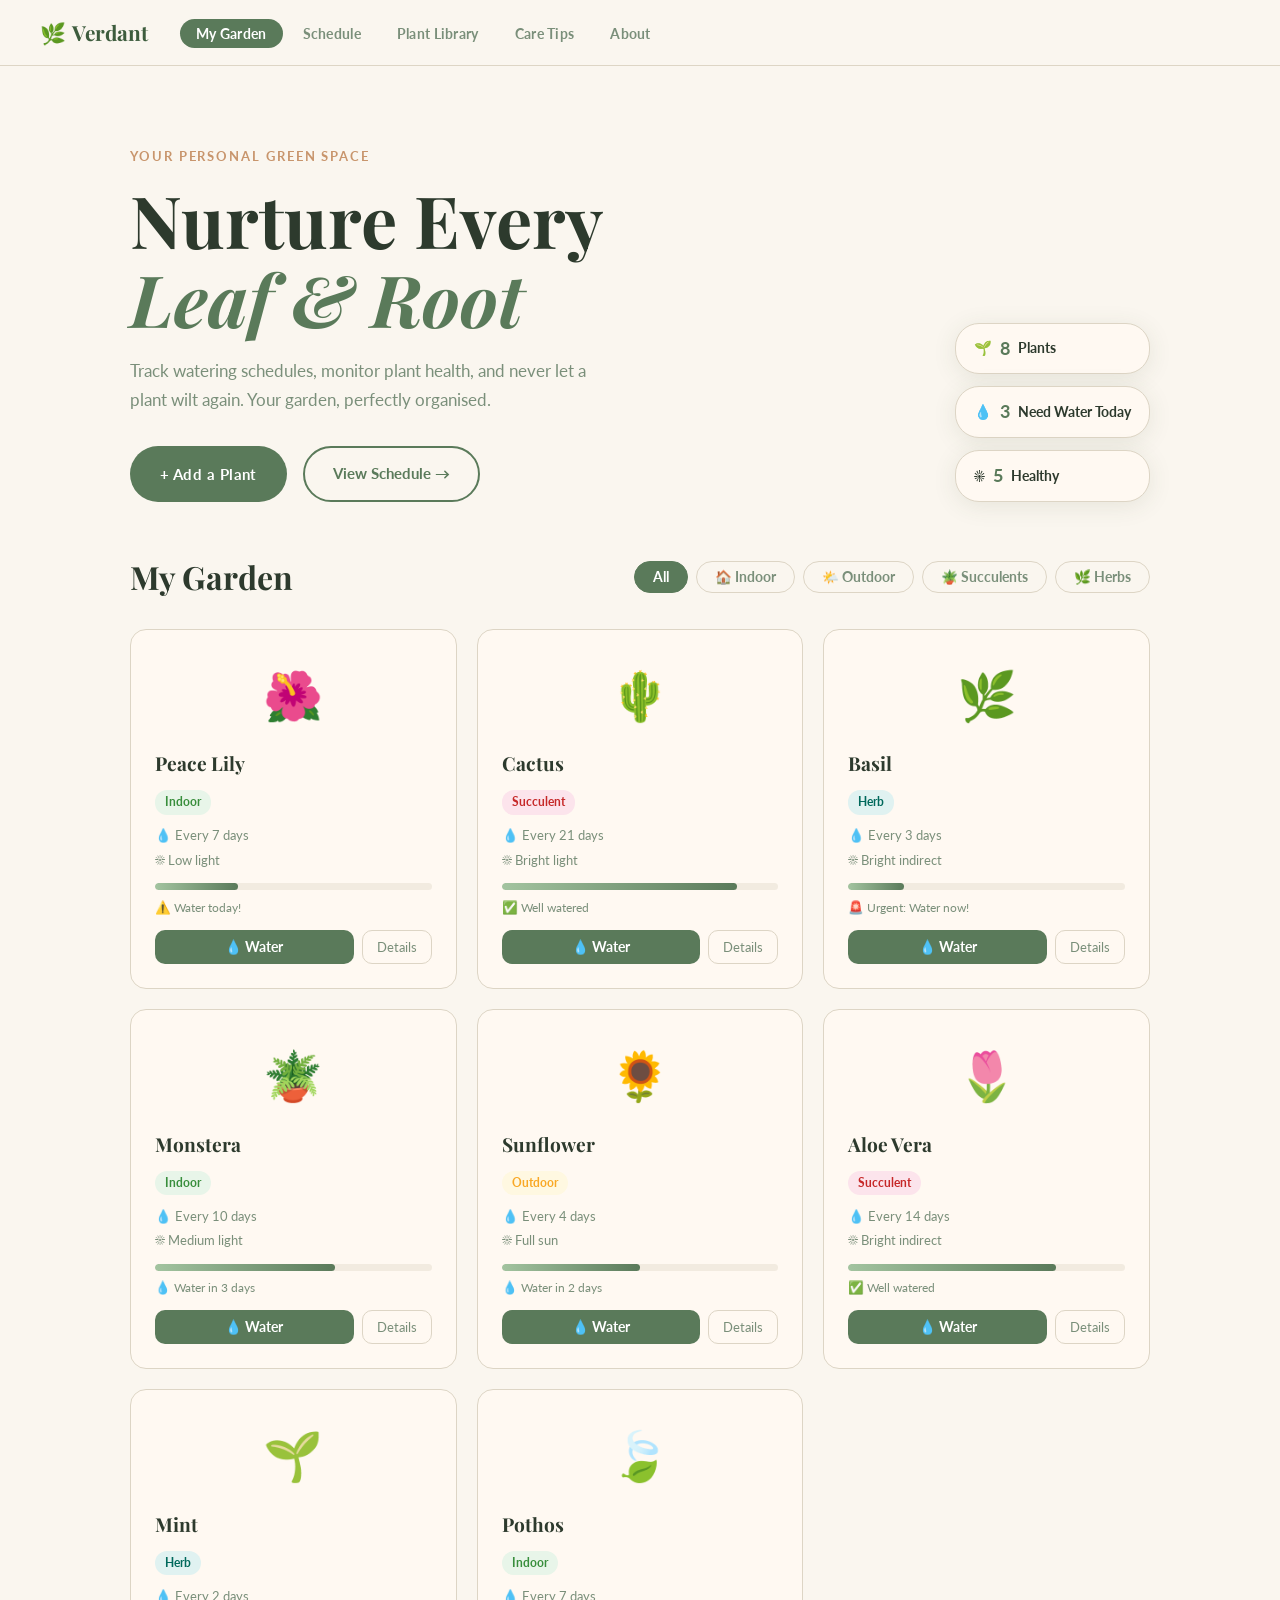
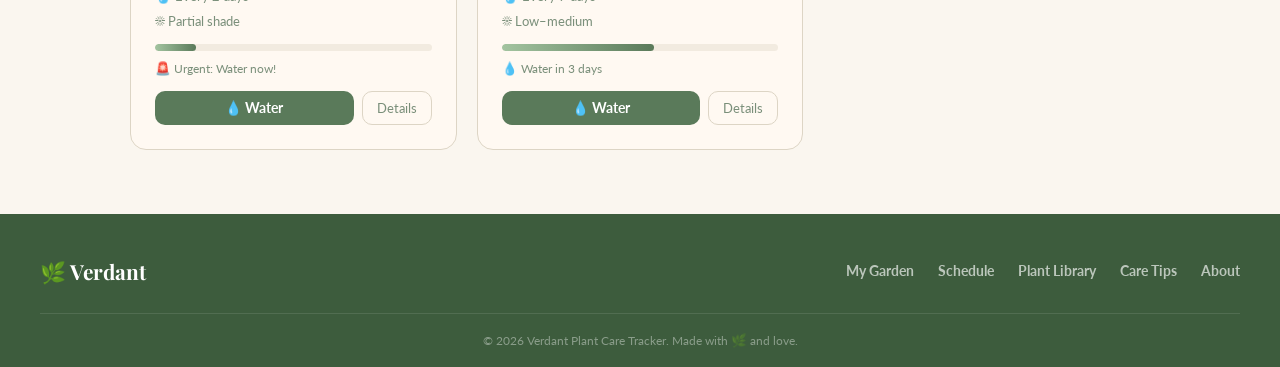
<file: index.html>
<!DOCTYPE html>
<html lang="en">
<head>
  <meta charset="UTF-8"/>
  <meta name="viewport" content="width=device-width, initial-scale=1.0"/>
  <title>Verdant — Plant Care Tracker</title>
  <link rel="stylesheet" href="style.css"/>
  <link href="https://fonts.googleapis.com/css2?family=Playfair+Display:ital,wght@0,700;0,900;1,700&family=Lato:wght@300;400;700&display=swap" rel="stylesheet"/>
</head>
<body>

<!-- NAVBAR -->
<nav class="navbar">
  <div class="nav-brand">🌿 <span>Verdant</span></div>
  <ul class="nav-links">
    <li><a href="index.html" class="nav-link active">My Garden</a></li>
    <li><a href="schedule.html" class="nav-link">Schedule</a></li>
    <li><a href="library.html" class="nav-link">Plant Library</a></li>
    <li><a href="tips.html" class="nav-link">Care Tips</a></li>
    <li><a href="about.html" class="nav-link">About</a></li>
  </ul>
  <button class="hamburger" onclick="toggleMenu()">☰</button>
</nav>
<div class="mobile-menu" id="mobileMenu">
  <a href="index.html" onclick="toggleMenu()">My Garden</a>
  <a href="schedule.html" onclick="toggleMenu()">Schedule</a>
  <a href="library.html" onclick="toggleMenu()">Plant Library</a>
  <a href="tips.html" onclick="toggleMenu()">Care Tips</a>
  <a href="about.html" onclick="toggleMenu()">About</a>
</div>

<!-- HERO -->
<header class="hero">
  <div class="hero-text">
    <p class="hero-eyebrow">Your Personal Green Space</p>
    <h1 class="hero-title">Nurture Every<br/><em>Leaf & Root</em></h1>
    <p class="hero-desc">Track watering schedules, monitor plant health, and never let a plant wilt again. Your garden, perfectly organised.</p>
    <div class="hero-actions">
      <button class="btn-primary" onclick="openAddModal()">+ Add a Plant</button>
      <a href="schedule.html" class="btn-ghost">View Schedule →</a>
    </div>
  </div>
  <div class="hero-stats">
    <div class="stat-pill">🌱 <strong id="totalPlants">8</strong> Plants</div>
    <div class="stat-pill">💧 <strong id="needsWater">3</strong> Need Water Today</div>
    <div class="stat-pill">☀️ <strong id="healthy">5</strong> Healthy</div>
  </div>
</header>

<!-- FILTER -->
<section class="garden-section">
  <div class="section-top">
    <h2 class="section-title">My Garden</h2>
    <div class="filter-row">
      <button class="tag-btn active" onclick="filterGarden('all',this)">All</button>
      <button class="tag-btn" onclick="filterGarden('indoor',this)">🏠 Indoor</button>
      <button class="tag-btn" onclick="filterGarden('outdoor',this)">🌤️ Outdoor</button>
      <button class="tag-btn" onclick="filterGarden('succulents',this)">🪴 Succulents</button>
      <button class="tag-btn" onclick="filterGarden('herbs',this)">🌿 Herbs</button>
    </div>
  </div>

  <!-- PLANT CARDS GRID -->
  <div class="plant-grid" id="plantGrid">

    <div class="plant-card" data-type="indoor" data-id="1">
      <div class="plant-emoji">🌺</div>
      <div class="plant-info">
        <h3>Peace Lily</h3>
        <span class="plant-type-badge indoor">Indoor</span>
        <div class="plant-meta">
          <span>💧 Every 7 days</span>
          <span>☀️ Low light</span>
        </div>
        <div class="water-bar-wrap">
          <div class="water-bar" style="width:30%"></div>
        </div>
        <p class="water-label">⚠️ Water today!</p>
      </div>
      <div class="card-actions">
        <button class="btn-water" onclick="waterPlant(this, 'Peace Lily')">💧 Water</button>
        <button class="btn-details" onclick="showDetails('Peace Lily','🌺','Indoor','7 days','Low light','Drooping leaves mean it needs water. Yellowing = overwatering.')">Details</button>
      </div>
    </div>

    <div class="plant-card" data-type="succulents" data-id="2">
      <div class="plant-emoji">🌵</div>
      <div class="plant-info">
        <h3>Cactus</h3>
        <span class="plant-type-badge succulent">Succulent</span>
        <div class="plant-meta">
          <span>💧 Every 21 days</span>
          <span>☀️ Bright light</span>
        </div>
        <div class="water-bar-wrap">
          <div class="water-bar" style="width:85%"></div>
        </div>
        <p class="water-label">✅ Well watered</p>
      </div>
      <div class="card-actions">
        <button class="btn-water" onclick="waterPlant(this, 'Cactus')">💧 Water</button>
        <button class="btn-details" onclick="showDetails('Cactus','🌵','Succulent','21 days','Bright direct light','Less is more — overwatering causes root rot. Dry soil completely between watering.')">Details</button>
      </div>
    </div>

    <div class="plant-card" data-type="herbs" data-id="3">
      <div class="plant-emoji">🌿</div>
      <div class="plant-info">
        <h3>Basil</h3>
        <span class="plant-type-badge herb">Herb</span>
        <div class="plant-meta">
          <span>💧 Every 3 days</span>
          <span>☀️ Bright indirect</span>
        </div>
        <div class="water-bar-wrap">
          <div class="water-bar" style="width:20%"></div>
        </div>
        <p class="water-label">🚨 Urgent: Water now!</p>
      </div>
      <div class="card-actions">
        <button class="btn-water" onclick="waterPlant(this, 'Basil')">💧 Water</button>
        <button class="btn-details" onclick="showDetails('Basil','🌿','Herb','3 days','Bright indirect light','Pinch off flower buds to keep leaves growing. Keep soil moist but not soggy.')">Details</button>
      </div>
    </div>

    <div class="plant-card" data-type="indoor" data-id="4">
      <div class="plant-emoji">🪴</div>
      <div class="plant-info">
        <h3>Monstera</h3>
        <span class="plant-type-badge indoor">Indoor</span>
        <div class="plant-meta">
          <span>💧 Every 10 days</span>
          <span>☀️ Medium light</span>
        </div>
        <div class="water-bar-wrap">
          <div class="water-bar" style="width:65%"></div>
        </div>
        <p class="water-label">💧 Water in 3 days</p>
      </div>
      <div class="card-actions">
        <button class="btn-water" onclick="waterPlant(this, 'Monstera')">💧 Water</button>
        <button class="btn-details" onclick="showDetails('Monstera','🪴','Indoor','10 days','Medium indirect light','Wipe leaves monthly. The splits in leaves appear as it matures — totally normal!')">Details</button>
      </div>
    </div>

    <div class="plant-card" data-type="outdoor" data-id="5">
      <div class="plant-emoji">🌻</div>
      <div class="plant-info">
        <h3>Sunflower</h3>
        <span class="plant-type-badge outdoor">Outdoor</span>
        <div class="plant-meta">
          <span>💧 Every 4 days</span>
          <span>☀️ Full sun</span>
        </div>
        <div class="water-bar-wrap">
          <div class="water-bar" style="width:50%"></div>
        </div>
        <p class="water-label">💧 Water in 2 days</p>
      </div>
      <div class="card-actions">
        <button class="btn-water" onclick="waterPlant(this, 'Sunflower')">💧 Water</button>
        <button class="btn-details" onclick="showDetails('Sunflower','🌻','Outdoor','4 days','Full sun 6–8 hrs','Water deeply at base. Young plants need more water. Heads follow the sun when young.')">Details</button>
      </div>
    </div>

    <div class="plant-card" data-type="succulents" data-id="6">
      <div class="plant-emoji">🌷</div>
      <div class="plant-info">
        <h3>Aloe Vera</h3>
        <span class="plant-type-badge succulent">Succulent</span>
        <div class="plant-meta">
          <span>💧 Every 14 days</span>
          <span>☀️ Bright indirect</span>
        </div>
        <div class="water-bar-wrap">
          <div class="water-bar" style="width:75%"></div>
        </div>
        <p class="water-label">✅ Well watered</p>
      </div>
      <div class="card-actions">
        <button class="btn-water" onclick="waterPlant(this, 'Aloe Vera')">💧 Water</button>
        <button class="btn-details" onclick="showDetails('Aloe Vera','🌷','Succulent','14 days','Bright indirect light','Gel inside leaves soothes burns. Let soil dry fully between waterings.')">Details</button>
      </div>
    </div>

    <div class="plant-card" data-type="herbs" data-id="7">
      <div class="plant-emoji">🌱</div>
      <div class="plant-info">
        <h3>Mint</h3>
        <span class="plant-type-badge herb">Herb</span>
        <div class="plant-meta">
          <span>💧 Every 2 days</span>
          <span>☀️ Partial shade</span>
        </div>
        <div class="water-bar-wrap">
          <div class="water-bar" style="width:15%"></div>
        </div>
        <p class="water-label">🚨 Urgent: Water now!</p>
      </div>
      <div class="card-actions">
        <button class="btn-water" onclick="waterPlant(this, 'Mint')">💧 Water</button>
        <button class="btn-details" onclick="showDetails('Mint','🌱','Herb','2 days','Partial shade','Grow in a pot to stop spreading. Pinch tips to keep bushy and productive.')">Details</button>
      </div>
    </div>

    <div class="plant-card" data-type="indoor" data-id="8">
      <div class="plant-emoji">🍃</div>
      <div class="plant-info">
        <h3>Pothos</h3>
        <span class="plant-type-badge indoor">Indoor</span>
        <div class="plant-meta">
          <span>💧 Every 7 days</span>
          <span>☀️ Low–medium</span>
        </div>
        <div class="water-bar-wrap">
          <div class="water-bar" style="width:55%"></div>
        </div>
        <p class="water-label">💧 Water in 3 days</p>
      </div>
      <div class="card-actions">
        <button class="btn-water" onclick="waterPlant(this, 'Pothos')">💧 Water</button>
        <button class="btn-details" onclick="showDetails('Pothos','🍃','Indoor','7 days','Low to medium light','Extremely forgiving. Trailing vines look beautiful on shelves. Propagates easily in water.')">Details</button>
      </div>
    </div>

  </div>
</section>

<!-- ADD PLANT MODAL -->
<div class="modal-overlay" id="addModal">
  <div class="modal">
    <button class="modal-close" onclick="closeAddModal()">✕</button>
    <h2>🌱 Add New Plant</h2>
    <div class="form-group">
      <label>Plant Name</label>
      <input type="text" id="newName" placeholder="e.g. Snake Plant" />
    </div>
    <div class="form-group">
      <label>Emoji</label>
      <input type="text" id="newEmoji" placeholder="🌿" maxlength="2"/>
    </div>
    <div class="form-group">
      <label>Type</label>
      <select id="newType">
        <option value="indoor">🏠 Indoor</option>
        <option value="outdoor">🌤️ Outdoor</option>
        <option value="succulents">🪴 Succulent</option>
        <option value="herbs">🌿 Herb</option>
      </select>
    </div>
    <div class="form-group">
      <label>Watering Frequency</label>
      <select id="newFreq">
        <option>Every 2 days</option>
        <option>Every 3 days</option>
        <option selected>Every 7 days</option>
        <option>Every 10 days</option>
        <option>Every 14 days</option>
        <option>Every 21 days</option>
      </select>
    </div>
    <div class="form-group">
      <label>Light Requirement</label>
      <select id="newLight">
        <option>Low light</option>
        <option>Medium indirect</option>
        <option selected>Bright indirect</option>
        <option>Bright direct / Full sun</option>
      </select>
    </div>
    <div class="modal-actions">
      <button class="btn-primary" onclick="addPlant()">Add Plant 🌱</button>
      <button class="btn-ghost" onclick="closeAddModal()">Cancel</button>
    </div>
  </div>
</div>

<!-- DETAILS MODAL -->
<div class="modal-overlay" id="detailModal">
  <div class="modal">
    <button class="modal-close" onclick="closeDetailModal()">✕</button>
    <div class="detail-header">
      <span class="detail-emoji" id="dEmoji"></span>
      <div>
        <h2 id="dName"></h2>
        <span class="plant-type-badge indoor" id="dType"></span>
      </div>
    </div>
    <div class="detail-grid">
      <div class="detail-item"><p class="dl">💧 Watering</p><p class="dv" id="dFreq"></p></div>
      <div class="detail-item"><p class="dl">☀️ Light</p><p class="dv" id="dLight"></p></div>
    </div>
    <div class="detail-note">
      <p class="dl">📝 Care Note</p>
      <p id="dNote"></p>
    </div>
    <div class="modal-actions">
      <button class="btn-primary" onclick="closeDetailModal()">Close</button>
    </div>
  </div>
</div>

<!-- TOAST -->
<div class="toast" id="toast"></div>

<footer class="footer">
  <div class="footer-inner">
    <div class="footer-brand">🌿 Verdant</div>
    <nav class="footer-nav">
      <a href="index.html">My Garden</a>
      <a href="schedule.html">Schedule</a>
      <a href="library.html">Plant Library</a>
      <a href="tips.html">Care Tips</a>
      <a href="about.html">About</a>
    </nav>
  </div>
  <p class="footer-copy">© 2026 Verdant Plant Care Tracker. Made with 🌿 and love.</p>
</footer>

<script src="main.js"></script>
</body>
</html>
</file>
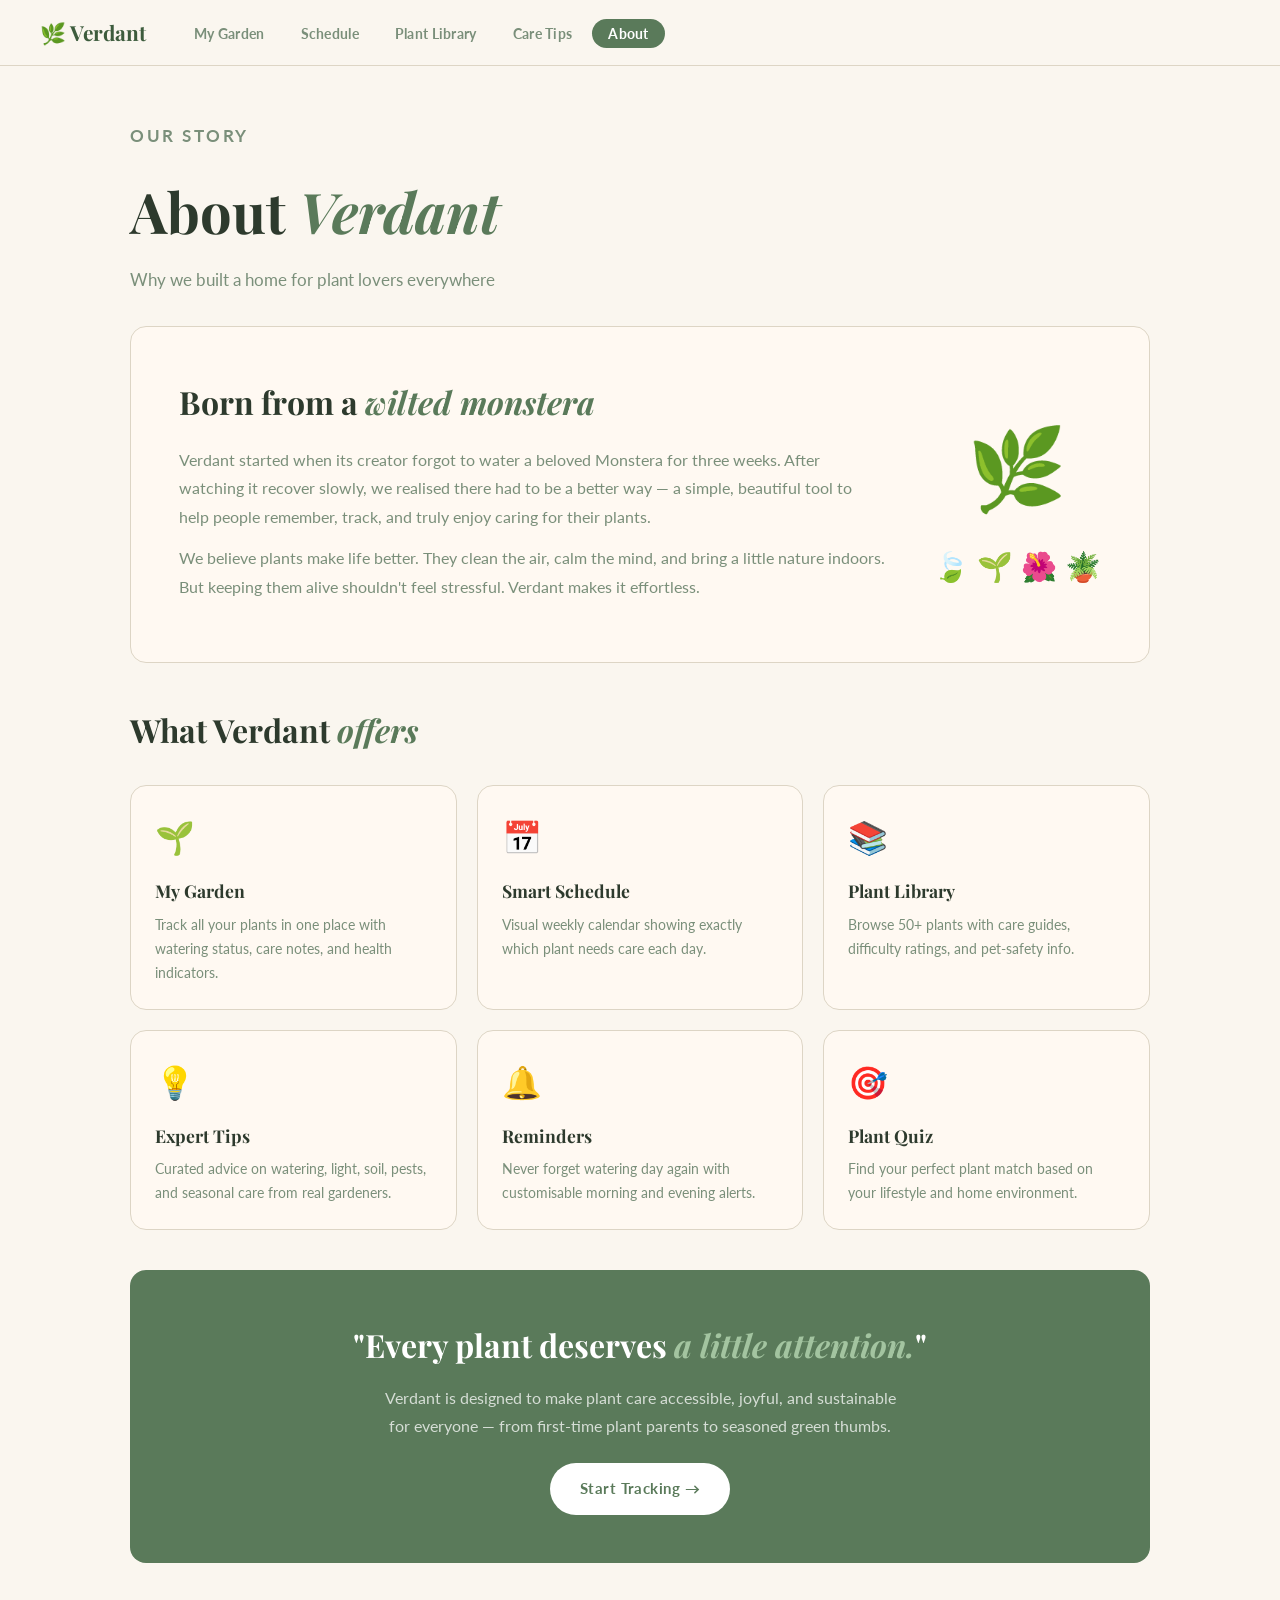
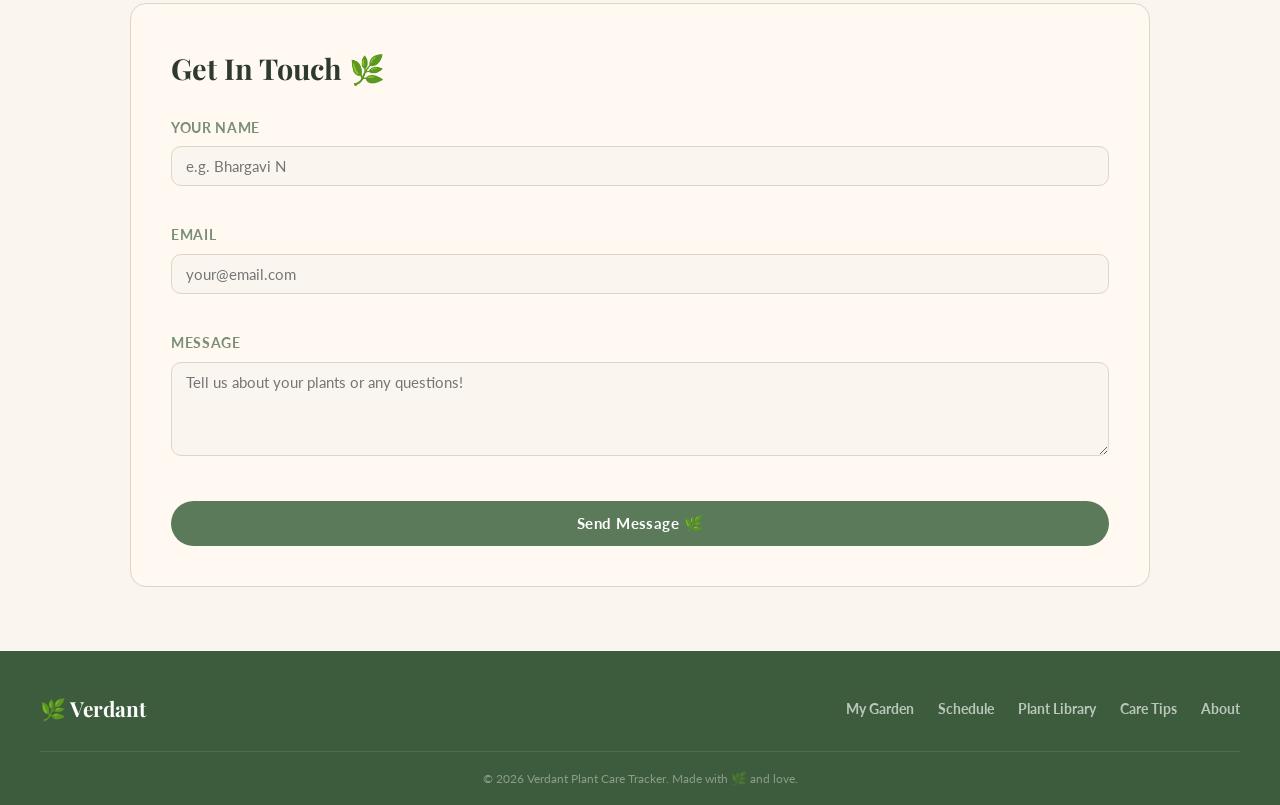
<file: about.html>
<!DOCTYPE html>
<html lang="en">
<head>
  <meta charset="UTF-8"/>
  <meta name="viewport" content="width=device-width, initial-scale=1.0"/>
  <title>About | Verdant</title>
  <link rel="stylesheet" href="style.css"/>
  <link href="https://fonts.googleapis.com/css2?family=Playfair+Display:ital,wght@0,700;0,900;1,700&family=Lato:wght@300;400;700&display=swap" rel="stylesheet"/>
</head>
<body>

<nav class="navbar">
  <div class="nav-brand"><a href="index.html" style="text-decoration:none;color:inherit;">🌿 <span>Verdant</span></a></div>
  <ul class="nav-links">
    <li><a href="index.html" class="nav-link">My Garden</a></li>
    <li><a href="schedule.html" class="nav-link">Schedule</a></li>
    <li><a href="library.html" class="nav-link">Plant Library</a></li>
    <li><a href="tips.html" class="nav-link">Care Tips</a></li>
    <li><a href="about.html" class="nav-link active">About</a></li>
  </ul>
  <button class="hamburger" onclick="toggleMenu()">☰</button>
</nav>
<div class="mobile-menu" id="mobileMenu">
  <a href="index.html" onclick="toggleMenu()">My Garden</a>
  <a href="schedule.html" onclick="toggleMenu()">Schedule</a>
  <a href="library.html" onclick="toggleMenu()">Plant Library</a>
  <a href="tips.html" onclick="toggleMenu()">Care Tips</a>
  <a href="about.html" onclick="toggleMenu()">About</a>
</div>

<div class="page-hero">
  <p class="hero-eyebrow">Our Story</p>
  <h1>About <em>Verdant</em></h1>
  <p>Why we built a home for plant lovers everywhere</p>
</div>

<section class="about-page-section">

  <div class="about-story">
    <div class="story-text">
      <h2>Born from a <em>wilted monstera</em></h2>
      <p>Verdant started when its creator forgot to water a beloved Monstera for three weeks. After watching it recover slowly, we realised there had to be a better way — a simple, beautiful tool to help people remember, track, and truly enjoy caring for their plants.</p>
      <p>We believe plants make life better. They clean the air, calm the mind, and bring a little nature indoors. But keeping them alive shouldn't feel stressful. Verdant makes it effortless.</p>
    </div>
    <div class="story-visual">
      <div class="big-emoji">🌿</div>
      <div class="story-leaves">
        <span>🍃</span><span>🌱</span><span>🌺</span><span>🪴</span>
      </div>
    </div>
  </div>

  <div class="features-grid">
    <h2 style="grid-column:1/-1;font-family:'Playfair Display',serif;font-size:2rem;margin-bottom:0.5rem;">What Verdant <em>offers</em></h2>
    <div class="feature-block">
      <span>🌱</span>
      <h3>My Garden</h3>
      <p>Track all your plants in one place with watering status, care notes, and health indicators.</p>
    </div>
    <div class="feature-block">
      <span>📅</span>
      <h3>Smart Schedule</h3>
      <p>Visual weekly calendar showing exactly which plant needs care each day.</p>
    </div>
    <div class="feature-block">
      <span>📚</span>
      <h3>Plant Library</h3>
      <p>Browse 50+ plants with care guides, difficulty ratings, and pet-safety info.</p>
    </div>
    <div class="feature-block">
      <span>💡</span>
      <h3>Expert Tips</h3>
      <p>Curated advice on watering, light, soil, pests, and seasonal care from real gardeners.</p>
    </div>
    <div class="feature-block">
      <span>🔔</span>
      <h3>Reminders</h3>
      <p>Never forget watering day again with customisable morning and evening alerts.</p>
    </div>
    <div class="feature-block">
      <span>🎯</span>
      <h3>Plant Quiz</h3>
      <p>Find your perfect plant match based on your lifestyle and home environment.</p>
    </div>
  </div>

  <div class="mission-banner">
    <h2>"Every plant deserves <em>a little attention.</em>"</h2>
    <p>Verdant is designed to make plant care accessible, joyful, and sustainable for everyone — from first-time plant parents to seasoned green thumbs.</p>
    <a href="index.html" class="btn-primary" style="display:inline-block;margin-top:1.5rem;">Start Tracking →</a>
  </div>

  <!-- CONTACT -->
  <div class="contact-section">
    <h2>Get In Touch 🌿</h2>
    <div class="contact-form">
      <div class="form-group">
        <label>Your Name</label>
        <input type="text" placeholder="e.g. Bhargavi N"/>
      </div>
      <div class="form-group">
        <label>Email</label>
        <input type="email" placeholder="your@email.com"/>
      </div>
      <div class="form-group">
        <label>Message</label>
        <textarea rows="4" placeholder="Tell us about your plants or any questions!"></textarea>
      </div>
      <button class="btn-primary" onclick="submitContact()">Send Message 🌿</button>
    </div>
  </div>

</section>

<footer class="footer">
  <div class="footer-inner">
    <div class="footer-brand">🌿 Verdant</div>
    <nav class="footer-nav">
      <a href="index.html">My Garden</a>
      <a href="schedule.html">Schedule</a>
      <a href="library.html">Plant Library</a>
      <a href="tips.html">Care Tips</a>
      <a href="about.html">About</a>
    </nav>
  </div>
  <p class="footer-copy">© 2026 Verdant Plant Care Tracker. Made with 🌿 and love.</p>
</footer>

<div class="toast" id="toast"></div>
<script src="main.js"></script>
<script>
function submitContact() {
  const inputs = document.querySelectorAll('.contact-form input, .contact-form textarea');
  let filled = true;
  inputs.forEach(i => { if (!i.value.trim()) filled = false; });
  if (!filled) { showToast('⚠️ Please fill in all fields!'); return; }
  inputs.forEach(i => i.value = '');
  showToast('✅ Message sent! We\'ll reply soon 🌿');
}
</script>
</body>
</html>
</file>
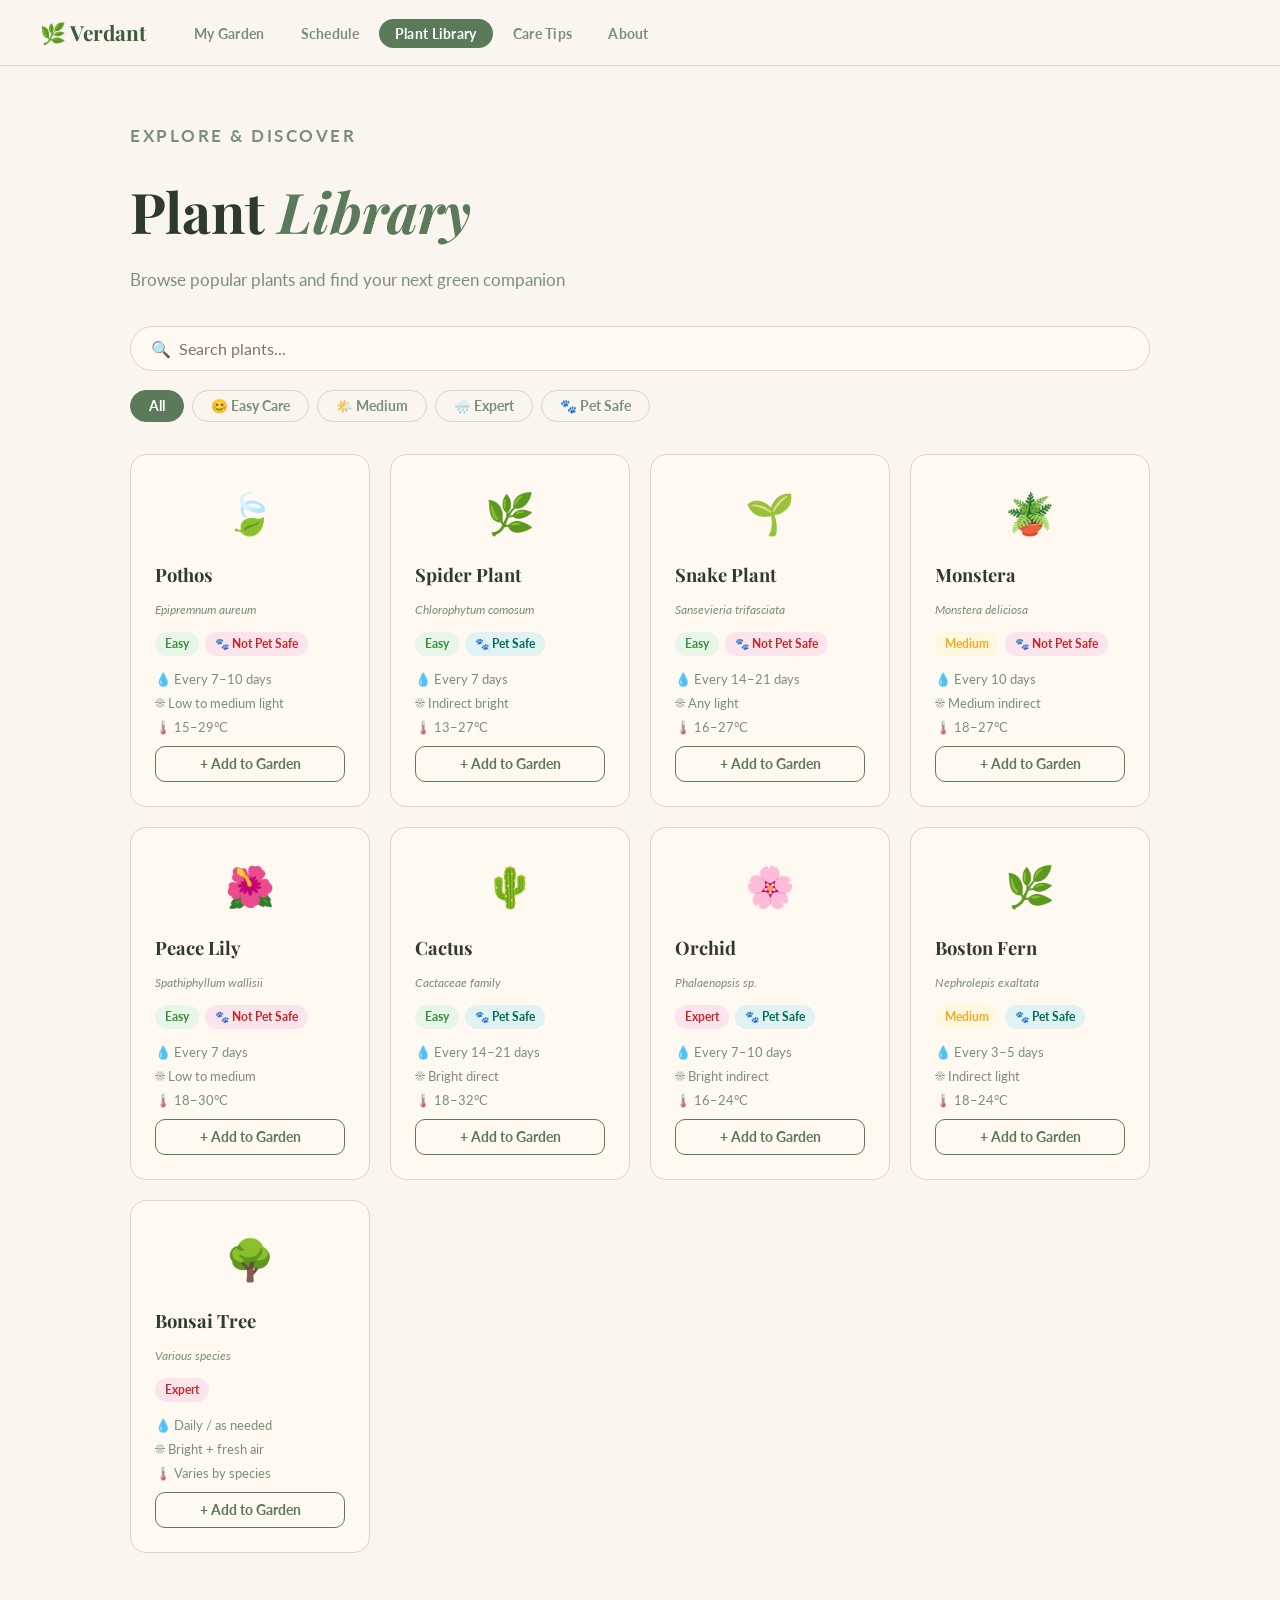
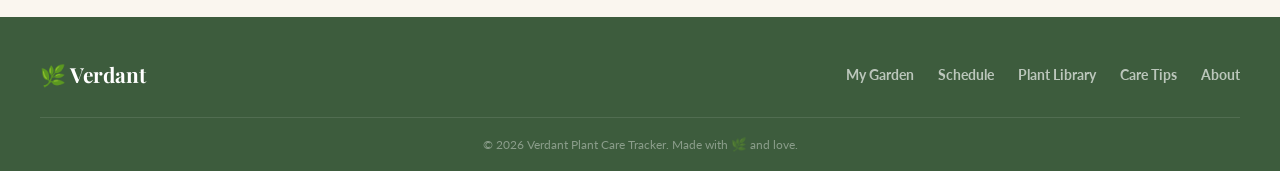
<file: library.html>
<!DOCTYPE html>
<html lang="en">
<head>
  <meta charset="UTF-8"/>
  <meta name="viewport" content="width=device-width, initial-scale=1.0"/>
  <title>Plant Library | Verdant</title>
  <link rel="stylesheet" href="style.css"/>
  <link href="https://fonts.googleapis.com/css2?family=Playfair+Display:ital,wght@0,700;0,900;1,700&family=Lato:wght@300;400;700&display=swap" rel="stylesheet"/>
</head>
<body>

<nav class="navbar">
  <div class="nav-brand"><a href="index.html" style="text-decoration:none;color:inherit;">🌿 <span>Verdant</span></a></div>
  <ul class="nav-links">
    <li><a href="index.html" class="nav-link">My Garden</a></li>
    <li><a href="schedule.html" class="nav-link">Schedule</a></li>
    <li><a href="library.html" class="nav-link active">Plant Library</a></li>
    <li><a href="tips.html" class="nav-link">Care Tips</a></li>
    <li><a href="about.html" class="nav-link">About</a></li>
  </ul>
  <button class="hamburger" onclick="toggleMenu()">☰</button>
</nav>
<div class="mobile-menu" id="mobileMenu">
  <a href="index.html" onclick="toggleMenu()">My Garden</a>
  <a href="schedule.html" onclick="toggleMenu()">Schedule</a>
  <a href="library.html" onclick="toggleMenu()">Plant Library</a>
  <a href="tips.html" onclick="toggleMenu()">Care Tips</a>
  <a href="about.html" onclick="toggleMenu()">About</a>
</div>

<div class="page-hero">
  <p class="hero-eyebrow">Explore & Discover</p>
  <h1>Plant <em>Library</em></h1>
  <p>Browse popular plants and find your next green companion</p>
</div>

<section class="library-section">

  <div class="search-bar-wrap">
    <input class="search-bar" type="text" placeholder="🔍  Search plants..." oninput="searchPlants(this.value)"/>
  </div>

  <div class="filter-row" style="margin-bottom:2rem;">
    <button class="tag-btn active" onclick="filterLib('all',this)">All</button>
    <button class="tag-btn" onclick="filterLib('easy',this)">😊 Easy Care</button>
    <button class="tag-btn" onclick="filterLib('medium',this)">🌤️ Medium</button>
    <button class="tag-btn" onclick="filterLib('hard',this)">🌧️ Expert</button>
    <button class="tag-btn" onclick="filterLib('pet-safe',this)">🐾 Pet Safe</button>
  </div>

  <div class="lib-grid" id="libGrid">

    <div class="lib-card" data-diff="easy" data-pet="pet-safe" data-name="pothos">
      <div class="lib-emoji">🍃</div>
      <h3>Pothos</h3>
      <p class="lib-scientific">Epipremnum aureum</p>
      <div class="lib-tags"><span class="diff-tag easy">Easy</span><span class="diff-tag pet">🐾 Not Pet Safe</span></div>
      <div class="lib-details">
        <p>💧 Every 7–10 days</p>
        <p>☀️ Low to medium light</p>
        <p>🌡️ 15–29°C</p>
      </div>
      <button class="btn-add-lib" onclick="addToGarden('Pothos','🍃')">+ Add to Garden</button>
    </div>

    <div class="lib-card" data-diff="easy" data-pet="pet-safe" data-name="spider plant">
      <div class="lib-emoji">🌿</div>
      <h3>Spider Plant</h3>
      <p class="lib-scientific">Chlorophytum comosum</p>
      <div class="lib-tags"><span class="diff-tag easy">Easy</span><span class="diff-tag safe">🐾 Pet Safe</span></div>
      <div class="lib-details">
        <p>💧 Every 7 days</p>
        <p>☀️ Indirect bright</p>
        <p>🌡️ 13–27°C</p>
      </div>
      <button class="btn-add-lib" onclick="addToGarden('Spider Plant','🌿')">+ Add to Garden</button>
    </div>

    <div class="lib-card" data-diff="easy" data-name="snake plant">
      <div class="lib-emoji">🌱</div>
      <h3>Snake Plant</h3>
      <p class="lib-scientific">Sansevieria trifasciata</p>
      <div class="lib-tags"><span class="diff-tag easy">Easy</span><span class="diff-tag pet">🐾 Not Pet Safe</span></div>
      <div class="lib-details">
        <p>💧 Every 14–21 days</p>
        <p>☀️ Any light</p>
        <p>🌡️ 16–27°C</p>
      </div>
      <button class="btn-add-lib" onclick="addToGarden('Snake Plant','🌱')">+ Add to Garden</button>
    </div>

    <div class="lib-card" data-diff="medium" data-pet="pet-safe" data-name="monstera">
      <div class="lib-emoji">🪴</div>
      <h3>Monstera</h3>
      <p class="lib-scientific">Monstera deliciosa</p>
      <div class="lib-tags"><span class="diff-tag medium">Medium</span><span class="diff-tag pet">🐾 Not Pet Safe</span></div>
      <div class="lib-details">
        <p>💧 Every 10 days</p>
        <p>☀️ Medium indirect</p>
        <p>🌡️ 18–27°C</p>
      </div>
      <button class="btn-add-lib" onclick="addToGarden('Monstera','🪴')">+ Add to Garden</button>
    </div>

    <div class="lib-card" data-diff="easy" data-pet="pet-safe" data-name="peace lily">
      <div class="lib-emoji">🌺</div>
      <h3>Peace Lily</h3>
      <p class="lib-scientific">Spathiphyllum wallisii</p>
      <div class="lib-tags"><span class="diff-tag easy">Easy</span><span class="diff-tag pet">🐾 Not Pet Safe</span></div>
      <div class="lib-details">
        <p>💧 Every 7 days</p>
        <p>☀️ Low to medium</p>
        <p>🌡️ 18–30°C</p>
      </div>
      <button class="btn-add-lib" onclick="addToGarden('Peace Lily','🌺')">+ Add to Garden</button>
    </div>

    <div class="lib-card" data-diff="easy" data-name="cactus">
      <div class="lib-emoji">🌵</div>
      <h3>Cactus</h3>
      <p class="lib-scientific">Cactaceae family</p>
      <div class="lib-tags"><span class="diff-tag easy">Easy</span><span class="diff-tag safe">🐾 Pet Safe</span></div>
      <div class="lib-details">
        <p>💧 Every 14–21 days</p>
        <p>☀️ Bright direct</p>
        <p>🌡️ 18–32°C</p>
      </div>
      <button class="btn-add-lib" onclick="addToGarden('Cactus','🌵')">+ Add to Garden</button>
    </div>

    <div class="lib-card" data-diff="hard" data-name="orchid">
      <div class="lib-emoji">🌸</div>
      <h3>Orchid</h3>
      <p class="lib-scientific">Phalaenopsis sp.</p>
      <div class="lib-tags"><span class="diff-tag hard">Expert</span><span class="diff-tag safe">🐾 Pet Safe</span></div>
      <div class="lib-details">
        <p>💧 Every 7–10 days</p>
        <p>☀️ Bright indirect</p>
        <p>🌡️ 16–24°C</p>
      </div>
      <button class="btn-add-lib" onclick="addToGarden('Orchid','🌸')">+ Add to Garden</button>
    </div>

    <div class="lib-card" data-diff="medium" data-pet="pet-safe" data-name="boston fern">
      <div class="lib-emoji">🌿</div>
      <h3>Boston Fern</h3>
      <p class="lib-scientific">Nephrolepis exaltata</p>
      <div class="lib-tags"><span class="diff-tag medium">Medium</span><span class="diff-tag safe">🐾 Pet Safe</span></div>
      <div class="lib-details">
        <p>💧 Every 3–5 days</p>
        <p>☀️ Indirect light</p>
        <p>🌡️ 18–24°C</p>
      </div>
      <button class="btn-add-lib" onclick="addToGarden('Boston Fern','🌿')">+ Add to Garden</button>
    </div>

    <div class="lib-card" data-diff="hard" data-name="bonsai">
      <div class="lib-emoji">🌳</div>
      <h3>Bonsai Tree</h3>
      <p class="lib-scientific">Various species</p>
      <div class="lib-tags"><span class="diff-tag hard">Expert</span></div>
      <div class="lib-details">
        <p>💧 Daily / as needed</p>
        <p>☀️ Bright + fresh air</p>
        <p>🌡️ Varies by species</p>
      </div>
      <button class="btn-add-lib" onclick="addToGarden('Bonsai','🌳')">+ Add to Garden</button>
    </div>

  </div>
  <p class="no-results" id="noResults" style="display:none;text-align:center;color:#8a9e85;padding:2rem;">No plants found. Try a different search!</p>
</section>

<footer class="footer">
  <div class="footer-inner">
    <div class="footer-brand">🌿 Verdant</div>
    <nav class="footer-nav">
      <a href="index.html">My Garden</a>
      <a href="schedule.html">Schedule</a>
      <a href="library.html">Plant Library</a>
      <a href="tips.html">Care Tips</a>
      <a href="about.html">About</a>
    </nav>
  </div>
  <p class="footer-copy">© 2026 Verdant Plant Care Tracker. Made with 🌿 and love.</p>
</footer>

<div class="toast" id="toast"></div>
<script src="main.js"></script>
<script>
function searchPlants(val) {
  const v = val.toLowerCase();
  let visible = 0;
  document.querySelectorAll('.lib-card').forEach(card => {
    const name = card.getAttribute('data-name') || '';
    const match = name.includes(v) || v === '';
    card.style.display = match ? '' : 'none';
    if (match) visible++;
  });
  document.getElementById('noResults').style.display = visible === 0 ? 'block' : 'none';
}
let libFilter = 'all';
function filterLib(type, btn) {
  libFilter = type;
  document.querySelectorAll('.library-section .filter-row .tag-btn').forEach(b => b.classList.remove('active'));
  btn.classList.add('active');
  document.querySelectorAll('.lib-card').forEach(card => {
    if (type === 'all') { card.style.display = ''; return; }
    if (type === 'pet-safe') { card.style.display = card.getAttribute('data-pet') === 'pet-safe' ? '' : 'none'; return; }
    card.style.display = card.getAttribute('data-diff') === type ? '' : 'none';
  });
}
function addToGarden(name, emoji) {
  showToast(`🌱 ${emoji} ${name} added to your garden!`);
}
</script>
</body>
</html>
</file>
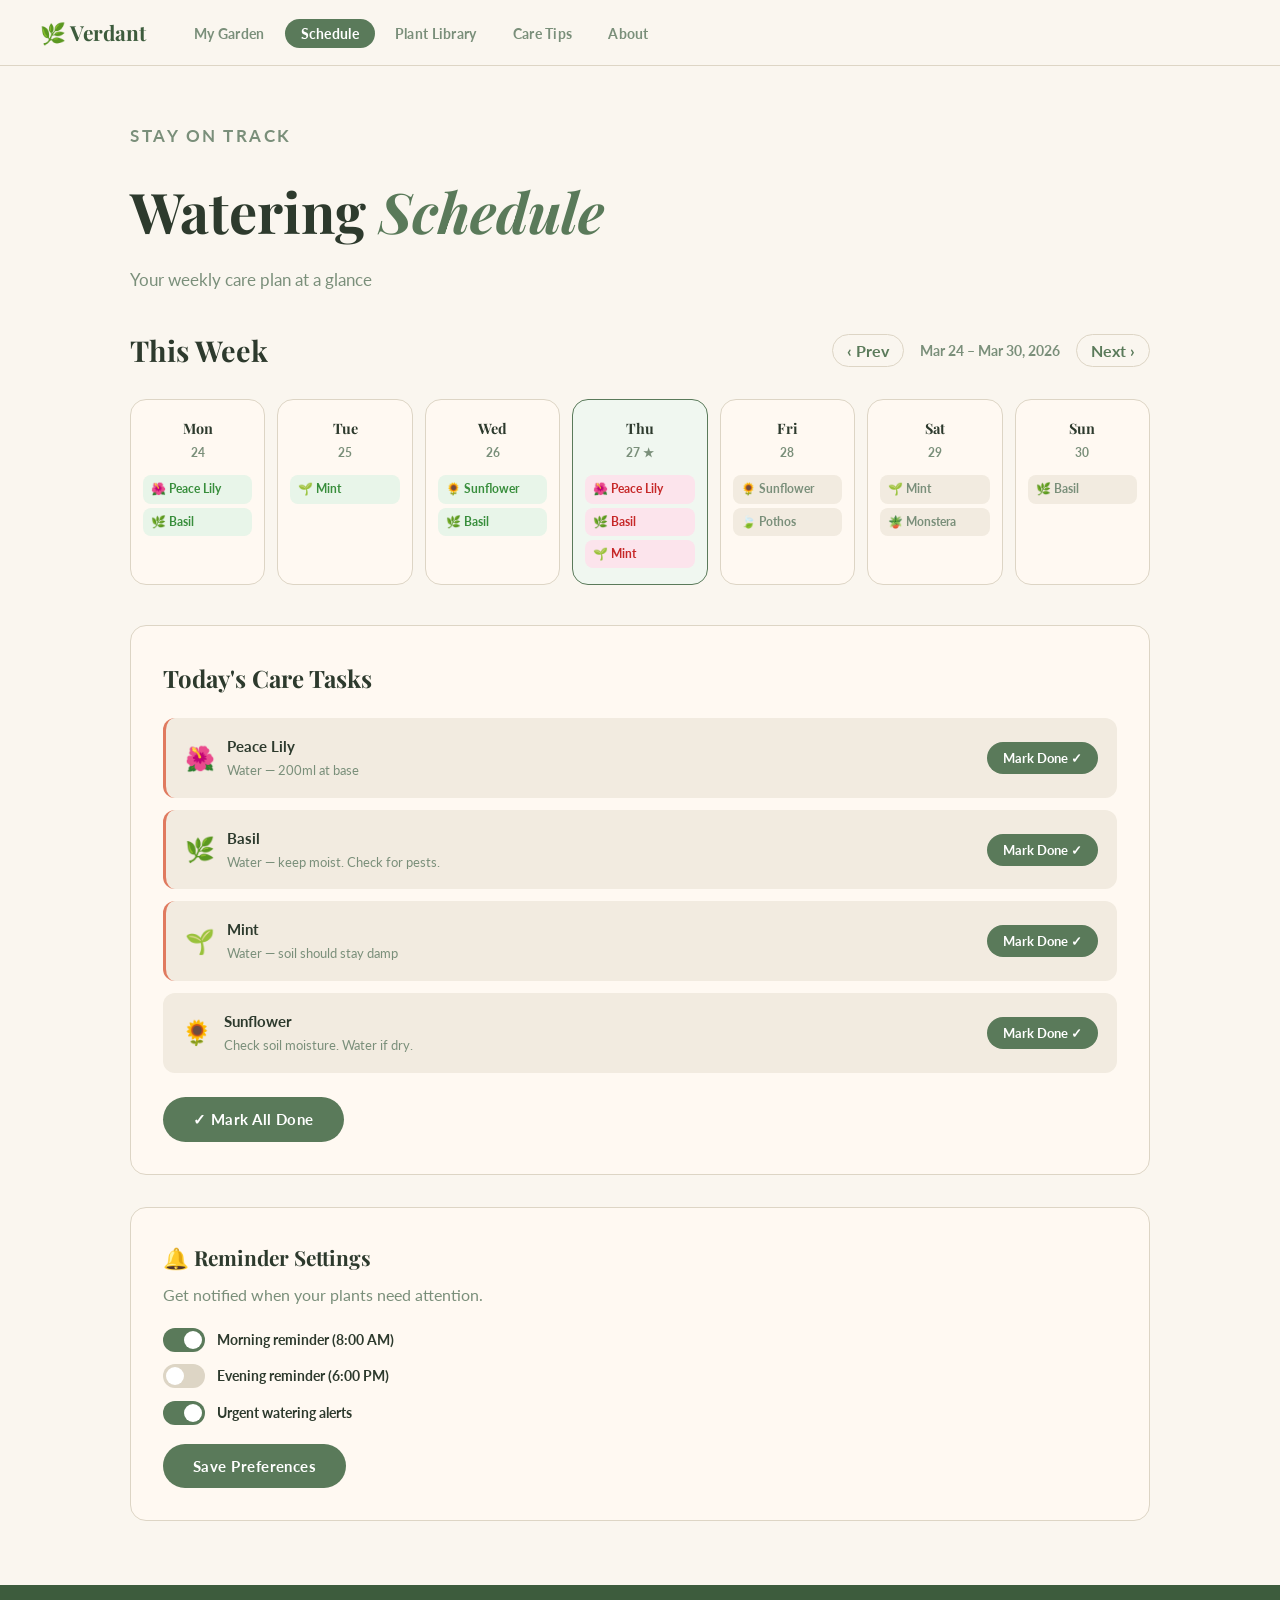
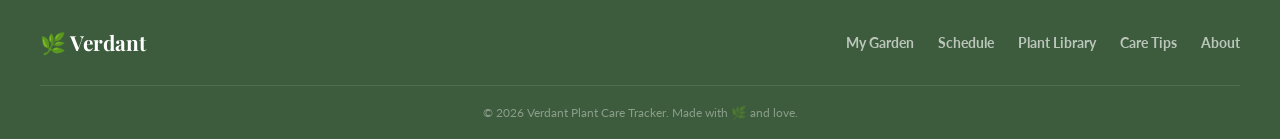
<file: schedule.html>
<!DOCTYPE html>
<html lang="en">
<head>
  <meta charset="UTF-8"/>
  <meta name="viewport" content="width=device-width, initial-scale=1.0"/>
  <title>Schedule | Verdant</title>
  <link rel="stylesheet" href="style.css"/>
  <link href="https://fonts.googleapis.com/css2?family=Playfair+Display:ital,wght@0,700;0,900;1,700&family=Lato:wght@300;400;700&display=swap" rel="stylesheet"/>
</head>
<body>

<nav class="navbar">
  <div class="nav-brand"><a href="index.html" style="text-decoration:none;color:inherit;">🌿 <span>Verdant</span></a></div>
  <ul class="nav-links">
    <li><a href="index.html" class="nav-link">My Garden</a></li>
    <li><a href="schedule.html" class="nav-link active">Schedule</a></li>
    <li><a href="library.html" class="nav-link">Plant Library</a></li>
    <li><a href="tips.html" class="nav-link">Care Tips</a></li>
    <li><a href="about.html" class="nav-link">About</a></li>
  </ul>
  <button class="hamburger" onclick="toggleMenu()">☰</button>
</nav>
<div class="mobile-menu" id="mobileMenu">
  <a href="index.html" onclick="toggleMenu()">My Garden</a>
  <a href="schedule.html" onclick="toggleMenu()">Schedule</a>
  <a href="library.html" onclick="toggleMenu()">Plant Library</a>
  <a href="tips.html" onclick="toggleMenu()">Care Tips</a>
  <a href="about.html" onclick="toggleMenu()">About</a>
</div>

<div class="page-hero">
  <p class="hero-eyebrow">Stay On Track</p>
  <h1>Watering <em>Schedule</em></h1>
  <p>Your weekly care plan at a glance</p>
</div>

<section class="schedule-section">

  <div class="week-header">
    <h2>This Week</h2>
    <div class="week-nav">
      <button class="nav-arrow" onclick="showToast('Previous week loaded!')">‹ Prev</button>
      <span id="weekRange">Mar 24 – Mar 30, 2026</span>
      <button class="nav-arrow" onclick="showToast('Next week loaded!')">Next ›</button>
    </div>
  </div>

  <div class="week-grid">
    <div class="day-col">
      <div class="day-label">Mon<span>24</span></div>
      <div class="day-tasks">
        <div class="task-chip done">🌺 Peace Lily</div>
        <div class="task-chip done">🌿 Basil</div>
      </div>
    </div>
    <div class="day-col">
      <div class="day-label">Tue<span>25</span></div>
      <div class="day-tasks">
        <div class="task-chip done">🌱 Mint</div>
      </div>
    </div>
    <div class="day-col">
      <div class="day-label">Wed<span>26</span></div>
      <div class="day-tasks">
        <div class="task-chip done">🌻 Sunflower</div>
        <div class="task-chip done">🌿 Basil</div>
      </div>
    </div>
    <div class="day-col today">
      <div class="day-label">Thu<span>27 ★</span></div>
      <div class="day-tasks">
        <div class="task-chip urgent">🌺 Peace Lily</div>
        <div class="task-chip urgent">🌿 Basil</div>
        <div class="task-chip urgent">🌱 Mint</div>
      </div>
    </div>
    <div class="day-col">
      <div class="day-label">Fri<span>28</span></div>
      <div class="day-tasks">
        <div class="task-chip upcoming">🌻 Sunflower</div>
        <div class="task-chip upcoming">🍃 Pothos</div>
      </div>
    </div>
    <div class="day-col">
      <div class="day-label">Sat<span>29</span></div>
      <div class="day-tasks">
        <div class="task-chip upcoming">🌱 Mint</div>
        <div class="task-chip upcoming">🪴 Monstera</div>
      </div>
    </div>
    <div class="day-col">
      <div class="day-label">Sun<span>30</span></div>
      <div class="day-tasks">
        <div class="task-chip upcoming">🌿 Basil</div>
      </div>
    </div>
  </div>

  <!-- TODAY'S TASKS -->
  <div class="today-section">
    <h2>Today's Care Tasks</h2>
    <div class="task-list" id="taskList">
      <div class="task-row urgent-row">
        <div class="task-left">
          <span>🌺</span>
          <div>
            <p class="task-name">Peace Lily</p>
            <p class="task-sub">Water — 200ml at base</p>
          </div>
        </div>
        <button class="btn-done" onclick="markDone(this)">Mark Done ✓</button>
      </div>
      <div class="task-row urgent-row">
        <div class="task-left">
          <span>🌿</span>
          <div>
            <p class="task-name">Basil</p>
            <p class="task-sub">Water — keep moist. Check for pests.</p>
          </div>
        </div>
        <button class="btn-done" onclick="markDone(this)">Mark Done ✓</button>
      </div>
      <div class="task-row urgent-row">
        <div class="task-left">
          <span>🌱</span>
          <div>
            <p class="task-name">Mint</p>
            <p class="task-sub">Water — soil should stay damp</p>
          </div>
        </div>
        <button class="btn-done" onclick="markDone(this)">Mark Done ✓</button>
      </div>
      <div class="task-row">
        <div class="task-left">
          <span>🌻</span>
          <div>
            <p class="task-name">Sunflower</p>
            <p class="task-sub">Check soil moisture. Water if dry.</p>
          </div>
        </div>
        <button class="btn-done" onclick="markDone(this)">Mark Done ✓</button>
      </div>
    </div>
    <button class="btn-primary" style="margin-top:1.5rem;" onclick="markAllDone()">✓ Mark All Done</button>
  </div>

  <!-- REMINDER SETTINGS -->
  <div class="reminder-card">
    <h3>🔔 Reminder Settings</h3>
    <p>Get notified when your plants need attention.</p>
    <div class="reminder-options">
      <label class="toggle-label">
        <input type="checkbox" checked onchange="showToast('Morning reminder '+(this.checked?'enabled':'disabled')+'!')"/>
        <span class="toggle"></span>
        Morning reminder (8:00 AM)
      </label>
      <label class="toggle-label">
        <input type="checkbox" onchange="showToast('Evening reminder '+(this.checked?'enabled':'disabled')+'!')"/>
        <span class="toggle"></span>
        Evening reminder (6:00 PM)
      </label>
      <label class="toggle-label">
        <input type="checkbox" checked onchange="showToast('Urgent alerts '+(this.checked?'enabled':'disabled')+'!')"/>
        <span class="toggle"></span>
        Urgent watering alerts
      </label>
    </div>
    <button class="btn-primary" style="margin-top:1.2rem;" onclick="showToast('✅ Reminder preferences saved!')">Save Preferences</button>
  </div>

</section>

<footer class="footer">
  <div class="footer-inner">
    <div class="footer-brand">🌿 Verdant</div>
    <nav class="footer-nav">
      <a href="index.html">My Garden</a>
      <a href="schedule.html">Schedule</a>
      <a href="library.html">Plant Library</a>
      <a href="tips.html">Care Tips</a>
      <a href="about.html">About</a>
    </nav>
  </div>
  <p class="footer-copy">© 2026 Verdant Plant Care Tracker. Made with 🌿 and love.</p>
</footer>

<div class="toast" id="toast"></div>
<script src="main.js"></script>
<script>
function markDone(btn) {
  const row = btn.closest('.task-row');
  row.style.opacity = '0.4';
  row.style.textDecoration = 'line-through';
  btn.textContent = '✓ Done!';
  btn.disabled = true;
  btn.style.background = '#a3c4a0';
  showToast('✅ Task marked as done!');
}
function markAllDone() {
  document.querySelectorAll('.btn-done').forEach(btn => {
    const row = btn.closest('.task-row');
    row.style.opacity = '0.4';
    btn.textContent = '✓ Done!';
    btn.disabled = true;
    btn.style.background = '#a3c4a0';
  });
  showToast('🎉 All tasks completed! Great gardening!');
}
</script>
</body>
</html>
</file>
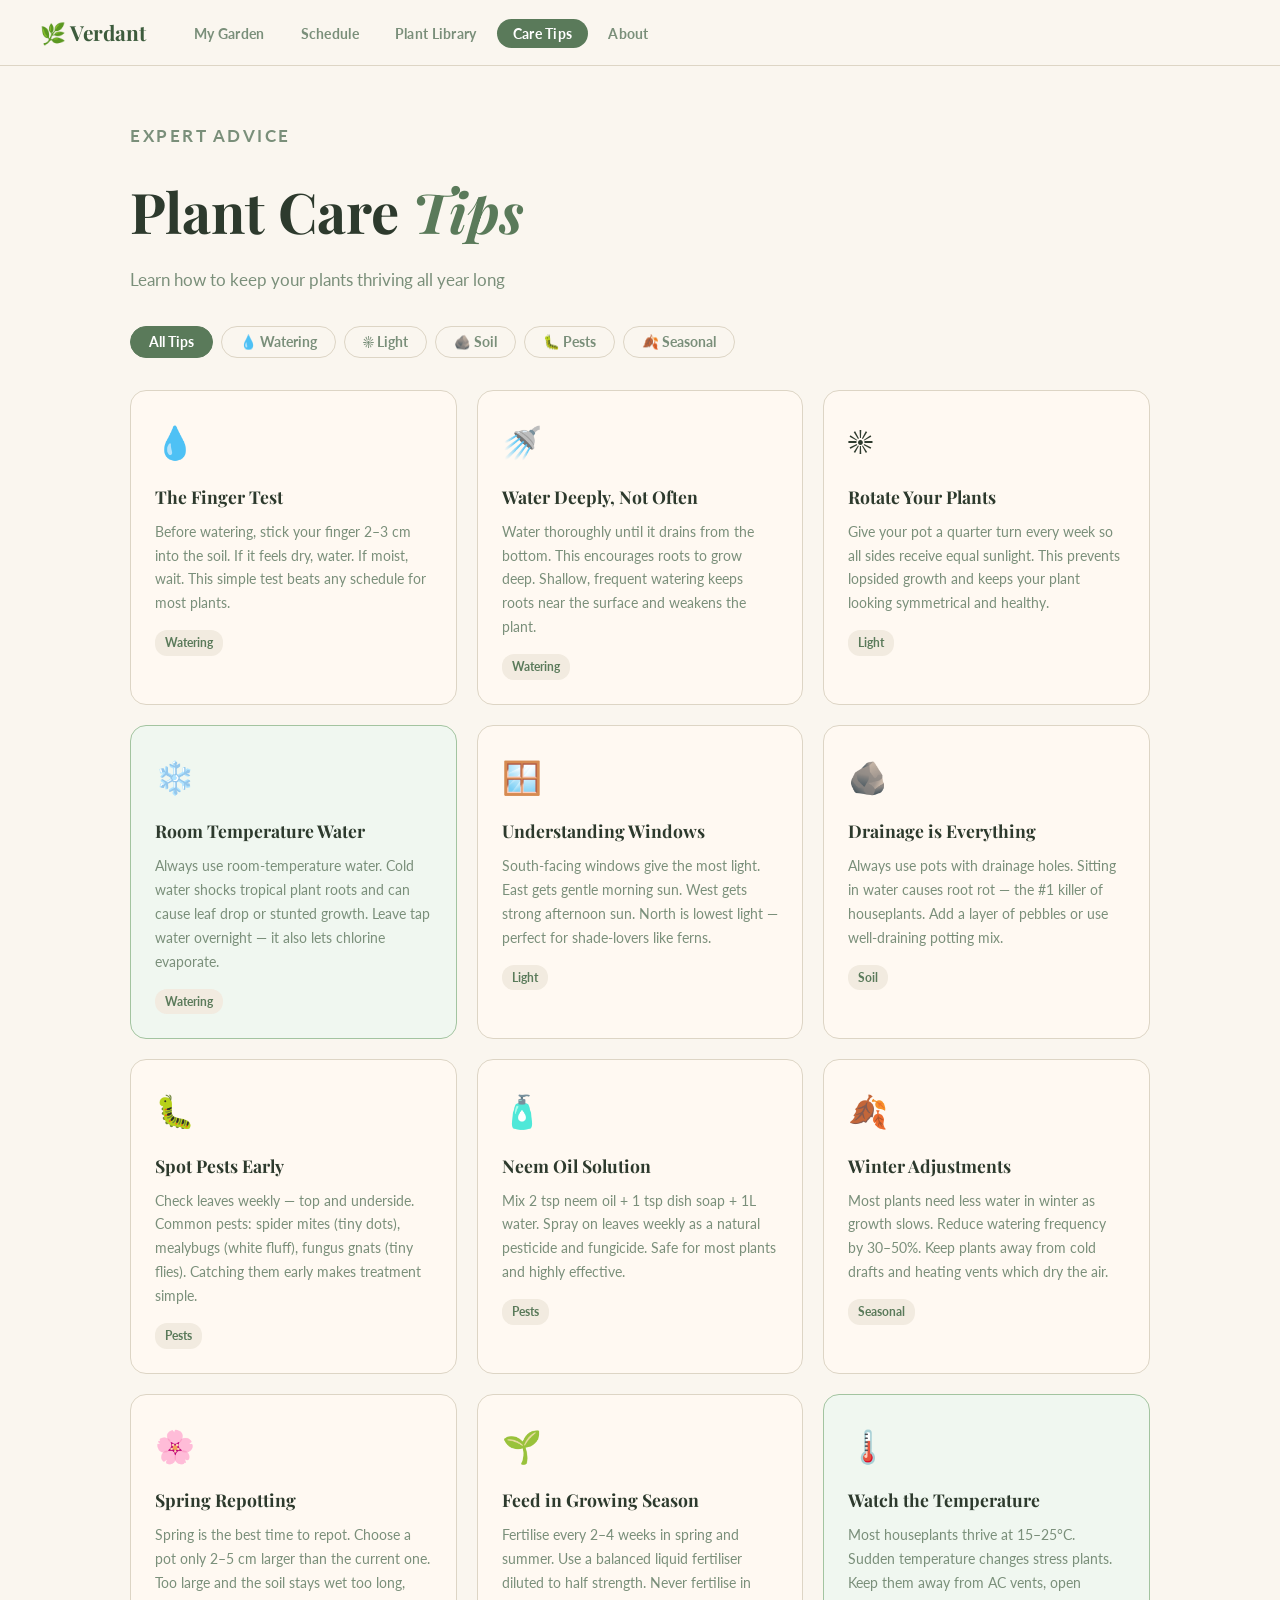
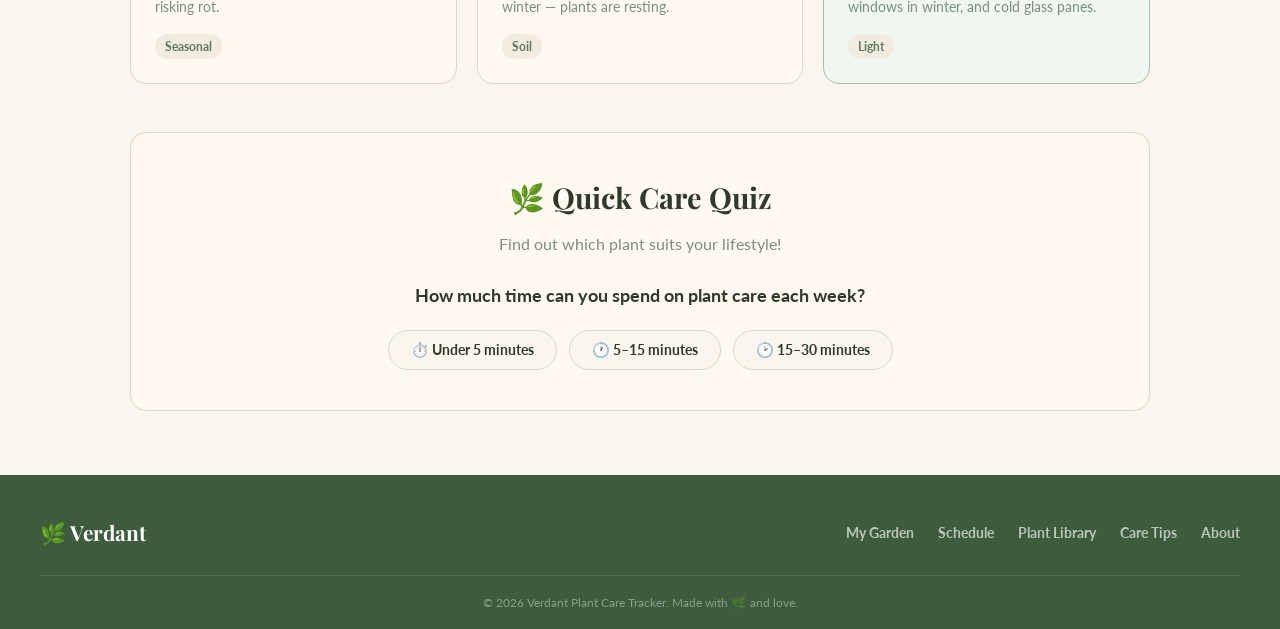
<file: tips.html>
<!DOCTYPE html>
<html lang="en">
<head>
  <meta charset="UTF-8"/>
  <meta name="viewport" content="width=device-width, initial-scale=1.0"/>
  <title>Care Tips | Verdant</title>
  <link rel="stylesheet" href="style.css"/>
  <link href="https://fonts.googleapis.com/css2?family=Playfair+Display:ital,wght@0,700;0,900;1,700&family=Lato:wght@300;400;700&display=swap" rel="stylesheet"/>
</head>
<body>

<nav class="navbar">
  <div class="nav-brand"><a href="index.html" style="text-decoration:none;color:inherit;">🌿 <span>Verdant</span></a></div>
  <ul class="nav-links">
    <li><a href="index.html" class="nav-link">My Garden</a></li>
    <li><a href="schedule.html" class="nav-link">Schedule</a></li>
    <li><a href="library.html" class="nav-link">Plant Library</a></li>
    <li><a href="tips.html" class="nav-link active">Care Tips</a></li>
    <li><a href="about.html" class="nav-link">About</a></li>
  </ul>
  <button class="hamburger" onclick="toggleMenu()">☰</button>
</nav>
<div class="mobile-menu" id="mobileMenu">
  <a href="index.html" onclick="toggleMenu()">My Garden</a>
  <a href="schedule.html" onclick="toggleMenu()">Schedule</a>
  <a href="library.html" onclick="toggleMenu()">Plant Library</a>
  <a href="tips.html" onclick="toggleMenu()">Care Tips</a>
  <a href="about.html" onclick="toggleMenu()">About</a>
</div>

<div class="page-hero">
  <p class="hero-eyebrow">Expert Advice</p>
  <h1>Plant Care <em>Tips</em></h1>
  <p>Learn how to keep your plants thriving all year long</p>
</div>

<section class="tips-section">

  <div class="tips-filter">
    <button class="tag-btn active" onclick="filterTips('all',this)">All Tips</button>
    <button class="tag-btn" onclick="filterTips('watering',this)">💧 Watering</button>
    <button class="tag-btn" onclick="filterTips('light',this)">☀️ Light</button>
    <button class="tag-btn" onclick="filterTips('soil',this)">🪨 Soil</button>
    <button class="tag-btn" onclick="filterTips('pests',this)">🐛 Pests</button>
    <button class="tag-btn" onclick="filterTips('seasonal',this)">🍂 Seasonal</button>
  </div>

  <div class="tips-grid" id="tipsGrid">

    <div class="tip-card" data-cat="watering">
      <div class="tip-icon">💧</div>
      <h3>The Finger Test</h3>
      <p>Before watering, stick your finger 2–3 cm into the soil. If it feels dry, water. If moist, wait. This simple test beats any schedule for most plants.</p>
      <span class="tip-tag">Watering</span>
    </div>

    <div class="tip-card" data-cat="watering">
      <div class="tip-icon">🚿</div>
      <h3>Water Deeply, Not Often</h3>
      <p>Water thoroughly until it drains from the bottom. This encourages roots to grow deep. Shallow, frequent watering keeps roots near the surface and weakens the plant.</p>
      <span class="tip-tag">Watering</span>
    </div>

    <div class="tip-card" data-cat="light">
      <div class="tip-icon">☀️</div>
      <h3>Rotate Your Plants</h3>
      <p>Give your pot a quarter turn every week so all sides receive equal sunlight. This prevents lopsided growth and keeps your plant looking symmetrical and healthy.</p>
      <span class="tip-tag">Light</span>
    </div>

    <div class="tip-card featured" data-cat="watering">
      <div class="tip-icon">❄️</div>
      <h3>Room Temperature Water</h3>
      <p>Always use room-temperature water. Cold water shocks tropical plant roots and can cause leaf drop or stunted growth. Leave tap water overnight — it also lets chlorine evaporate.</p>
      <span class="tip-tag">Watering</span>
    </div>

    <div class="tip-card" data-cat="light">
      <div class="tip-icon">🪟</div>
      <h3>Understanding Windows</h3>
      <p>South-facing windows give the most light. East gets gentle morning sun. West gets strong afternoon sun. North is lowest light — perfect for shade-lovers like ferns.</p>
      <span class="tip-tag">Light</span>
    </div>

    <div class="tip-card" data-cat="soil">
      <div class="tip-icon">🪨</div>
      <h3>Drainage is Everything</h3>
      <p>Always use pots with drainage holes. Sitting in water causes root rot — the #1 killer of houseplants. Add a layer of pebbles or use well-draining potting mix.</p>
      <span class="tip-tag">Soil</span>
    </div>

    <div class="tip-card" data-cat="pests">
      <div class="tip-icon">🐛</div>
      <h3>Spot Pests Early</h3>
      <p>Check leaves weekly — top and underside. Common pests: spider mites (tiny dots), mealybugs (white fluff), fungus gnats (tiny flies). Catching them early makes treatment simple.</p>
      <span class="tip-tag">Pests</span>
    </div>

    <div class="tip-card" data-cat="pests">
      <div class="tip-icon">🧴</div>
      <h3>Neem Oil Solution</h3>
      <p>Mix 2 tsp neem oil + 1 tsp dish soap + 1L water. Spray on leaves weekly as a natural pesticide and fungicide. Safe for most plants and highly effective.</p>
      <span class="tip-tag">Pests</span>
    </div>

    <div class="tip-card" data-cat="seasonal">
      <div class="tip-icon">🍂</div>
      <h3>Winter Adjustments</h3>
      <p>Most plants need less water in winter as growth slows. Reduce watering frequency by 30–50%. Keep plants away from cold drafts and heating vents which dry the air.</p>
      <span class="tip-tag">Seasonal</span>
    </div>

    <div class="tip-card" data-cat="seasonal">
      <div class="tip-icon">🌸</div>
      <h3>Spring Repotting</h3>
      <p>Spring is the best time to repot. Choose a pot only 2–5 cm larger than the current one. Too large and the soil stays wet too long, risking rot.</p>
      <span class="tip-tag">Seasonal</span>
    </div>

    <div class="tip-card" data-cat="soil">
      <div class="tip-icon">🌱</div>
      <h3>Feed in Growing Season</h3>
      <p>Fertilise every 2–4 weeks in spring and summer. Use a balanced liquid fertiliser diluted to half strength. Never fertilise in winter — plants are resting.</p>
      <span class="tip-tag">Soil</span>
    </div>

    <div class="tip-card featured" data-cat="light">
      <div class="tip-icon">🌡️</div>
      <h3>Watch the Temperature</h3>
      <p>Most houseplants thrive at 15–25°C. Sudden temperature changes stress plants. Keep them away from AC vents, open windows in winter, and cold glass panes.</p>
      <span class="tip-tag">Light</span>
    </div>

  </div>

  <!-- QUICK QUIZ -->
  <div class="quiz-section">
    <h2>🌿 Quick Care Quiz</h2>
    <p>Find out which plant suits your lifestyle!</p>
    <div class="quiz-box" id="quizBox">
      <p class="quiz-q" id="quizQ">How much time can you spend on plant care each week?</p>
      <div class="quiz-options" id="quizOptions">
        <button class="quiz-opt" onclick="nextQ(0)">⏱️ Under 5 minutes</button>
        <button class="quiz-opt" onclick="nextQ(1)">🕐 5–15 minutes</button>
        <button class="quiz-opt" onclick="nextQ(2)">🕑 15–30 minutes</button>
      </div>
    </div>
  </div>

</section>

<footer class="footer">
  <div class="footer-inner">
    <div class="footer-brand">🌿 Verdant</div>
    <nav class="footer-nav">
      <a href="index.html">My Garden</a>
      <a href="schedule.html">Schedule</a>
      <a href="library.html">Plant Library</a>
      <a href="tips.html">Care Tips</a>
      <a href="about.html">About</a>
    </nav>
  </div>
  <p class="footer-copy">© 2026 Verdant Plant Care Tracker. Made with 🌿 and love.</p>
</footer>

<div class="toast" id="toast"></div>
<script src="main.js"></script>
<script>
function filterTips(cat, btn) {
  document.querySelectorAll('.tips-filter .tag-btn').forEach(b => b.classList.remove('active'));
  btn.classList.add('active');
  document.querySelectorAll('.tip-card').forEach(card => {
    card.style.display = (cat === 'all' || card.getAttribute('data-cat') === cat) ? '' : 'none';
  });
}

const questions = [
  { q: 'How much time can you spend on plant care each week?', opts: ['⏱️ Under 5 minutes', '🕐 5–15 minutes', '🕑 15–30 minutes'] },
  { q: 'How much natural light does your space get?', opts: ['🌑 Very little', '🌤️ Moderate', '☀️ Bright & sunny'] },
  { q: 'Do you have pets at home?', opts: ['🐱 Yes, cats', '🐶 Yes, dogs', '❌ No pets'] },
];
const results = [
  '🌵 Cactus or 🌱 Snake Plant — ultra low maintenance!',
  '🍃 Pothos or 🪴 Monstera — perfect for your lifestyle!',
  '🌸 Orchid or 🌿 Boston Fern — you can handle a challenge!',
];
let step = 0;
function nextQ(choice) {
  step++;
  if (step >= questions.length) {
    document.getElementById('quizQ').textContent = '🎉 Your perfect plant: ' + results[choice];
    document.getElementById('quizOptions').innerHTML = '<button class="quiz-opt" onclick="restartQuiz()">🔄 Try Again</button>';
    return;
  }
  document.getElementById('quizQ').textContent = questions[step].q;
  document.getElementById('quizOptions').innerHTML = questions[step].opts.map((o,i)=>`<button class="quiz-opt" onclick="nextQ(${i})">${o}</button>`).join('');
}
function restartQuiz() {
  step = 0;
  document.getElementById('quizQ').textContent = questions[0].q;
  document.getElementById('quizOptions').innerHTML = questions[0].opts.map((o,i)=>`<button class="quiz-opt" onclick="nextQ(${i})">${o}</button>`).join('');
}
</script>
</body>
</html>
</file>
<file: style.css>
/* ===== RESET ===== */
*, *::before, *::after { margin:0; padding:0; box-sizing:border-box; }
:root {
  --cream:  #faf6ef;
  --cream2: #f2ebe0;
  --card:   #fff9f2;
  --sage:   #5a7a5a;
  --sage2:  #3d5c3d;
  --mint:   #a3c4a0;
  --warm:   #c8956c;
  --earth:  #8b5e3c;
  --text:   #2d3a2d;
  --muted:  #7a8f7a;
  --border: #ddd5c5;
  --urgent: #e07a5f;
  --radius: 16px;
  --shadow: 0 4px 24px rgba(60,80,50,0.10);
}
body { font-family:'Lato',sans-serif; background:var(--cream); color:var(--text); line-height:1.7; }
a { color:inherit; text-decoration:none; }
h1,h2,h3 { font-family:'Playfair Display',serif; }
em { color:var(--sage); font-style:italic; }

/* SCROLLBAR */
::-webkit-scrollbar { width:6px; }
::-webkit-scrollbar-track { background:var(--cream2); }
::-webkit-scrollbar-thumb { background:var(--mint); border-radius:3px; }

/* ===== NAVBAR ===== */
.navbar {
  position:sticky; top:0; z-index:100;
  display:flex; align-items:center; gap:1rem;
  background:rgba(250,246,239,0.95); backdrop-filter:blur(12px);
  border-bottom:1px solid var(--border); padding:0 2.5rem; height:66px;
}
.nav-brand { font-family:'Playfair Display',serif; font-size:1.3rem; font-weight:700; color:var(--sage2); display:flex; align-items:center; gap:6px; margin-right:1rem; }
.nav-brand span { color:var(--sage2); }
.nav-links { display:flex; list-style:none; gap:0.25rem; flex:1; }
.nav-link { padding:6px 16px; border-radius:24px; font-size:0.9rem; color:var(--muted); font-weight:700; letter-spacing:0.02em; transition:all 0.2s; }
.nav-link:hover { background:var(--cream2); color:var(--sage2); }
.nav-link.active { background:var(--sage); color:#fff; }
.hamburger { display:none; background:none; border:none; font-size:1.5rem; cursor:pointer; color:var(--sage2); margin-left:auto; }

/* MOBILE MENU */
.mobile-menu { display:none; flex-direction:column; background:var(--card); border-bottom:1px solid var(--border); padding:1rem 2rem; gap:0.25rem; }
.mobile-menu a { padding:10px 0; border-bottom:1px solid var(--border); color:var(--muted); font-weight:700; }
.mobile-menu a:hover { color:var(--sage); }
.mobile-menu.open { display:flex; }
@media(max-width:768px) { .nav-links{display:none;} .hamburger{display:block;} .navbar{padding:0 1.2rem;} }

/* ===== BUTTONS ===== */
.btn-primary { display:inline-block; padding:13px 30px; border-radius:30px; background:var(--sage); color:#fff; font-weight:700; font-size:0.95rem; font-family:'Lato',sans-serif; border:none; cursor:pointer; transition:all 0.2s; letter-spacing:0.03em; }
.btn-primary:hover { background:var(--sage2); transform:translateY(-2px); box-shadow:0 8px 20px rgba(90,122,90,0.25); }
.btn-ghost { display:inline-block; padding:13px 28px; border-radius:30px; border:2px solid var(--sage); color:var(--sage); font-weight:700; font-size:0.95rem; background:transparent; cursor:pointer; transition:all 0.2s; font-family:'Lato',sans-serif; }
.btn-ghost:hover { background:var(--sage); color:#fff; }

/* ===== HERO ===== */
.hero {
  max-width:1100px; margin:0 auto; padding:5rem 2.5rem 3rem;
  display:grid; grid-template-columns:1fr auto; gap:3rem; align-items:end;
}
@media(max-width:768px) { .hero { grid-template-columns:1fr; padding:3rem 1.5rem 2rem; } }
.hero-eyebrow { font-size:0.8rem; font-weight:700; letter-spacing:0.15em; text-transform:uppercase; color:var(--warm); margin-bottom:0.75rem; }
.hero-title { font-size:clamp(2.8rem,6vw,4.5rem); line-height:1.1; margin-bottom:1.2rem; color:var(--text); }
.hero-title em { color:var(--sage); }
.hero-desc { color:var(--muted); font-size:1.05rem; max-width:480px; margin-bottom:2rem; }
.hero-actions { display:flex; gap:1rem; flex-wrap:wrap; }
.hero-stats { display:flex; flex-direction:column; gap:0.75rem; }
@media(max-width:768px) { .hero-stats { flex-direction:row; flex-wrap:wrap; } }
.stat-pill { display:flex; align-items:center; gap:8px; background:var(--card); border:1px solid var(--border); border-radius:24px; padding:10px 18px; font-size:0.9rem; font-weight:700; box-shadow:var(--shadow); white-space:nowrap; }
.stat-pill strong { color:var(--sage); font-size:1.1rem; }

/* ===== GARDEN SECTION ===== */
.garden-section { max-width:1100px; margin:0 auto; padding:0 2.5rem 4rem; }
.section-top { display:flex; align-items:center; justify-content:space-between; flex-wrap:wrap; gap:1rem; margin-bottom:1.5rem; }
.section-title { font-size:2rem; }
.filter-row { display:flex; flex-wrap:wrap; gap:0.5rem; }
.tag-btn { padding:7px 18px; border-radius:24px; border:1.5px solid var(--border); background:transparent; color:var(--muted); cursor:pointer; font-size:0.85rem; font-weight:700; font-family:'Lato',sans-serif; transition:all 0.2s; }
.tag-btn:hover { border-color:var(--sage); color:var(--sage); }
.tag-btn.active { background:var(--sage); border-color:var(--sage); color:#fff; }

/* PLANT GRID */
.plant-grid { display:grid; grid-template-columns:repeat(auto-fill,minmax(260px,1fr)); gap:1.25rem; }
.plant-card { background:var(--card); border:1.5px solid var(--border); border-radius:var(--radius); padding:1.5rem; display:flex; flex-direction:column; gap:0.75rem; transition:transform 0.2s,box-shadow 0.2s; }
.plant-card:hover { transform:translateY(-4px); box-shadow:var(--shadow); }
.plant-card.hidden { display:none; }
.plant-emoji { font-size:3rem; text-align:center; }
.plant-info { flex:1; }
.plant-info h3 { font-family:'Playfair Display',serif; font-size:1.2rem; margin-bottom:0.4rem; }
.plant-type-badge { display:inline-block; padding:2px 10px; border-radius:12px; font-size:0.75rem; font-weight:700; margin-bottom:0.6rem; }
.plant-type-badge.indoor   { background:#e8f5e9; color:#388e3c; }
.plant-type-badge.outdoor  { background:#fff8e1; color:#f9a825; }
.plant-type-badge.succulent{ background:#fce4ec; color:#c62828; }
.plant-type-badge.herb     { background:#e0f2f1; color:#00695c; }
.plant-meta { display:flex; flex-direction:column; gap:2px; font-size:0.83rem; color:var(--muted); margin-bottom:0.75rem; }
.water-bar-wrap { background:var(--cream2); border-radius:8px; height:7px; overflow:hidden; margin-bottom:0.4rem; }
.water-bar { height:100%; background:linear-gradient(90deg,var(--mint),var(--sage)); border-radius:8px; transition:width 0.8s ease; }
.water-label { font-size:0.78rem; color:var(--muted); }
.card-actions { display:flex; gap:0.5rem; }
.btn-water { flex:1; padding:8px; border-radius:10px; background:var(--sage); color:#fff; border:none; cursor:pointer; font-weight:700; font-size:0.85rem; font-family:'Lato',sans-serif; transition:all 0.2s; }
.btn-water:hover { background:var(--sage2); }
.btn-water.watered { background:var(--mint); }
.btn-details { padding:8px 14px; border-radius:10px; border:1.5px solid var(--border); background:transparent; color:var(--muted); cursor:pointer; font-size:0.82rem; font-family:'Lato',sans-serif; transition:all 0.2s; }
.btn-details:hover { border-color:var(--sage); color:var(--sage); }

/* ===== PAGE HERO ===== */
.page-hero { max-width:1100px; margin:0 auto; padding:3.5rem 2.5rem 2rem; }
.page-hero h1 { font-size:clamp(2.2rem,5vw,3.5rem); margin-bottom:0.5rem; }
.page-hero p { color:var(--muted); font-size:1.05rem; }
@media(max-width:768px) { .page-hero { padding:2rem 1.5rem 1rem; } }

/* ===== MODALS ===== */
.modal-overlay { position:fixed; inset:0; background:rgba(30,40,30,0.5); z-index:500; display:none; align-items:center; justify-content:center; padding:1rem; }
.modal-overlay.open { display:flex; }
.modal { background:var(--card); border-radius:var(--radius); padding:2.5rem; max-width:480px; width:100%; position:relative; max-height:90vh; overflow-y:auto; }
.modal h2 { font-family:'Playfair Display',serif; font-size:1.6rem; margin-bottom:1.5rem; }
.modal-close { position:absolute; top:1.2rem; right:1.2rem; background:none; border:none; font-size:1.2rem; cursor:pointer; color:var(--muted); }
.modal-close:hover { color:var(--urgent); }
.form-group { margin-bottom:1.2rem; }
.form-group label { display:block; font-size:0.85rem; font-weight:700; color:var(--muted); margin-bottom:0.4rem; letter-spacing:0.05em; text-transform:uppercase; }
.form-group input, .form-group select, .contact-form textarea {
  width:100%; padding:10px 14px; border:1.5px solid var(--border); border-radius:10px;
  background:var(--cream); font-family:'Lato',sans-serif; font-size:0.95rem; color:var(--text);
  transition:border-color 0.2s;
}
.form-group input:focus, .form-group select:focus, .contact-form textarea:focus { outline:none; border-color:var(--sage); }
.modal-actions { display:flex; gap:0.75rem; margin-top:1.5rem; }

/* DETAIL MODAL */
.detail-header { display:flex; align-items:center; gap:1rem; margin-bottom:1.5rem; }
.detail-emoji { font-size:3rem; }
.detail-grid { display:grid; grid-template-columns:1fr 1fr; gap:1rem; margin-bottom:1.2rem; }
.detail-item { background:var(--cream2); border-radius:10px; padding:0.8rem 1rem; }
.dl { font-size:0.78rem; font-weight:700; color:var(--muted); text-transform:uppercase; margin-bottom:4px; }
.dv { font-weight:700; color:var(--text); }
.detail-note { background:var(--cream2); border-radius:10px; padding:1rem; }
.detail-note p { color:var(--muted); font-size:0.92rem; line-height:1.6; }

/* ===== SCHEDULE ===== */
.schedule-section { max-width:1100px; margin:0 auto; padding:0 2.5rem 4rem; }
.week-header { display:flex; align-items:center; justify-content:space-between; flex-wrap:wrap; gap:1rem; margin-bottom:1.5rem; }
.week-header h2 { font-size:1.8rem; }
.week-nav { display:flex; align-items:center; gap:1rem; }
.week-nav span { font-size:0.9rem; color:var(--muted); font-weight:700; }
.nav-arrow { padding:6px 14px; border-radius:20px; border:1.5px solid var(--border); background:transparent; cursor:pointer; color:var(--sage); font-weight:700; font-size:1rem; font-family:'Lato',sans-serif; transition:all 0.2s; }
.nav-arrow:hover { background:var(--sage); color:#fff; border-color:var(--sage); }

.week-grid { display:grid; grid-template-columns:repeat(7,1fr); gap:0.75rem; margin-bottom:2.5rem; }
@media(max-width:700px) { .week-grid { grid-template-columns:repeat(4,1fr); } }
.day-col { background:var(--card); border:1.5px solid var(--border); border-radius:var(--radius); padding:1rem 0.75rem; min-height:140px; }
.day-col.today { border-color:var(--sage); background:#f0f7f0; }
.day-label { font-family:'Playfair Display',serif; font-weight:700; font-size:0.9rem; margin-bottom:0.75rem; display:flex; flex-direction:column; align-items:center; gap:2px; }
.day-label span { font-size:0.75rem; color:var(--muted); font-family:'Lato',sans-serif; }
.day-tasks { display:flex; flex-direction:column; gap:4px; }
.task-chip { font-size:0.75rem; padding:4px 8px; border-radius:8px; font-weight:700; white-space:nowrap; overflow:hidden; text-overflow:ellipsis; }
.task-chip.done     { background:#e8f5e9; color:#388e3c; }
.task-chip.urgent   { background:#fce4ec; color:#c62828; }
.task-chip.upcoming { background:var(--cream2); color:var(--muted); }

.today-section { background:var(--card); border:1.5px solid var(--border); border-radius:var(--radius); padding:2rem; margin-bottom:2rem; }
.today-section h2 { font-size:1.5rem; margin-bottom:1.2rem; }
.task-list { display:flex; flex-direction:column; gap:0.75rem; }
.task-row { display:flex; align-items:center; justify-content:space-between; gap:1rem; background:var(--cream2); border-radius:12px; padding:1rem 1.2rem; }
.urgent-row { border-left:3px solid var(--urgent); }
.task-left { display:flex; align-items:center; gap:0.75rem; }
.task-left span { font-size:1.5rem; }
.task-name { font-weight:700; font-size:0.95rem; }
.task-sub  { font-size:0.8rem; color:var(--muted); }
.btn-done { padding:8px 16px; border-radius:20px; background:var(--sage); color:#fff; border:none; cursor:pointer; font-weight:700; font-size:0.82rem; font-family:'Lato',sans-serif; transition:all 0.2s; white-space:nowrap; }
.btn-done:hover { background:var(--sage2); }

.reminder-card { background:var(--card); border:1.5px solid var(--border); border-radius:var(--radius); padding:2rem; }
.reminder-card h3 { font-family:'Playfair Display',serif; font-size:1.3rem; margin-bottom:0.4rem; }
.reminder-card p { color:var(--muted); margin-bottom:1.2rem; }
.reminder-options { display:flex; flex-direction:column; gap:0.75rem; }
.toggle-label { display:flex; align-items:center; gap:0.75rem; cursor:pointer; font-size:0.9rem; font-weight:700; }
.toggle-label input { display:none; }
.toggle { width:42px; height:24px; background:var(--border); border-radius:12px; position:relative; transition:background 0.2s; flex-shrink:0; }
.toggle::after { content:''; position:absolute; top:3px; left:3px; width:18px; height:18px; background:#fff; border-radius:50%; transition:left 0.2s; }
.toggle-label input:checked ~ .toggle { background:var(--sage); }
.toggle-label input:checked ~ .toggle::after { left:21px; }

/* ===== LIBRARY ===== */
.library-section { max-width:1100px; margin:0 auto; padding:0 2.5rem 4rem; }
.search-bar-wrap { margin-bottom:1.2rem; }
.search-bar { width:100%; padding:12px 20px; border:1.5px solid var(--border); border-radius:30px; font-size:1rem; font-family:'Lato',sans-serif; background:var(--card); color:var(--text); transition:border-color 0.2s; }
.search-bar:focus { outline:none; border-color:var(--sage); }
.lib-grid { display:grid; grid-template-columns:repeat(auto-fill,minmax(240px,1fr)); gap:1.25rem; }
.lib-card { background:var(--card); border:1.5px solid var(--border); border-radius:var(--radius); padding:1.5rem; display:flex; flex-direction:column; gap:0.5rem; transition:transform 0.2s,box-shadow 0.2s; }
.lib-card:hover { transform:translateY(-4px); box-shadow:var(--shadow); }
.lib-emoji { font-size:2.5rem; text-align:center; margin-bottom:0.25rem; }
.lib-card h3 { font-family:'Playfair Display',serif; font-size:1.15rem; }
.lib-scientific { font-size:0.78rem; color:var(--muted); font-style:italic; }
.lib-tags { display:flex; flex-wrap:wrap; gap:0.4rem; margin:0.25rem 0; }
.diff-tag { padding:2px 10px; border-radius:12px; font-size:0.72rem; font-weight:700; }
.diff-tag.easy   { background:#e8f5e9; color:#388e3c; }
.diff-tag.medium { background:#fff8e1; color:#f9a825; }
.diff-tag.hard   { background:#fce4ec; color:#c62828; }
.diff-tag.safe   { background:#e0f2f1; color:#00695c; }
.diff-tag.pet    { background:#fce4ec; color:#c62828; }
.lib-details { font-size:0.82rem; color:var(--muted); display:flex; flex-direction:column; gap:2px; flex:1; }
.btn-add-lib { padding:9px; border-radius:10px; background:transparent; border:1.5px solid var(--sage); color:var(--sage); cursor:pointer; font-weight:700; font-size:0.85rem; font-family:'Lato',sans-serif; transition:all 0.2s; margin-top:auto; }
.btn-add-lib:hover { background:var(--sage); color:#fff; }

/* ===== TIPS ===== */
.tips-section { max-width:1100px; margin:0 auto; padding:0 2.5rem 4rem; }
.tips-filter { display:flex; flex-wrap:wrap; gap:0.5rem; margin-bottom:2rem; }
.tips-grid { display:grid; grid-template-columns:repeat(auto-fill,minmax(280px,1fr)); gap:1.25rem; margin-bottom:3rem; }
.tip-card { background:var(--card); border:1.5px solid var(--border); border-radius:var(--radius); padding:1.5rem; transition:transform 0.2s,box-shadow 0.2s; }
.tip-card:hover { transform:translateY(-4px); box-shadow:var(--shadow); }
.tip-card.featured { border-color:var(--mint); background:#f0f7f0; }
.tip-icon { font-size:2rem; margin-bottom:0.75rem; }
.tip-card h3 { font-family:'Playfair Display',serif; font-size:1.1rem; margin-bottom:0.5rem; }
.tip-card p { font-size:0.88rem; color:var(--muted); line-height:1.7; margin-bottom:0.75rem; }
.tip-tag { display:inline-block; padding:3px 10px; border-radius:12px; font-size:0.72rem; font-weight:700; background:var(--cream2); color:var(--sage); }

/* QUIZ */
.quiz-section { background:var(--card); border:1.5px solid var(--border); border-radius:var(--radius); padding:2.5rem; text-align:center; }
.quiz-section h2 { font-size:1.8rem; margin-bottom:0.5rem; }
.quiz-section > p { color:var(--muted); margin-bottom:1.5rem; }
.quiz-q { font-size:1.1rem; font-weight:700; margin-bottom:1.2rem; color:var(--text); }
.quiz-options { display:flex; flex-wrap:wrap; justify-content:center; gap:0.75rem; }
.quiz-opt { padding:10px 22px; border-radius:24px; border:1.5px solid var(--border); background:var(--cream); cursor:pointer; font-size:0.9rem; font-weight:700; font-family:'Lato',sans-serif; color:var(--text); transition:all 0.2s; }
.quiz-opt:hover { background:var(--sage); color:#fff; border-color:var(--sage); }

/* ===== ABOUT PAGE ===== */
.about-page-section { max-width:1100px; margin:0 auto; padding:0 2.5rem 4rem; }
.about-story { display:grid; grid-template-columns:1fr auto; gap:3rem; align-items:center; background:var(--card); border:1.5px solid var(--border); border-radius:var(--radius); padding:3rem; margin-bottom:2.5rem; }
@media(max-width:768px) { .about-story { grid-template-columns:1fr; } }
.story-text h2 { font-size:2rem; margin-bottom:1rem; }
.story-text p { color:var(--muted); margin-bottom:0.75rem; line-height:1.8; }
.story-visual { text-align:center; }
.big-emoji { font-size:5rem; display:block; margin-bottom:0.5rem; }
.story-leaves { font-size:1.8rem; display:flex; gap:0.5rem; justify-content:center; }
.features-grid { display:grid; grid-template-columns:repeat(auto-fill,minmax(280px,1fr)); gap:1.25rem; margin-bottom:2.5rem; }
.feature-block { background:var(--card); border:1.5px solid var(--border); border-radius:var(--radius); padding:1.5rem; }
.feature-block span { font-size:2rem; display:block; margin-bottom:0.75rem; }
.feature-block h3 { font-family:'Playfair Display',serif; font-size:1.1rem; margin-bottom:0.4rem; }
.feature-block p { color:var(--muted); font-size:0.88rem; line-height:1.7; }
.mission-banner { background:var(--sage); color:#fff; border-radius:var(--radius); padding:3rem; text-align:center; margin-bottom:2.5rem; }
.mission-banner h2 { font-size:2rem; color:#fff; margin-bottom:0.75rem; }
.mission-banner h2 em { color:var(--mint); }
.mission-banner p { color:rgba(255,255,255,0.75); max-width:520px; margin:0 auto; }
.mission-banner .btn-primary { background:#fff; color:var(--sage); }
.mission-banner .btn-primary:hover { background:var(--mint); }
.contact-section { background:var(--card); border:1.5px solid var(--border); border-radius:var(--radius); padding:2.5rem; }
.contact-section h2 { font-size:1.8rem; margin-bottom:1.5rem; }
.contact-form { display:flex; flex-direction:column; gap:1.2rem; }
.contact-form textarea { resize:vertical; border:1.5px solid var(--border); border-radius:10px; font-family:'Lato',sans-serif; font-size:0.95rem; color:var(--text); background:var(--cream); padding:10px 14px; }
.contact-form textarea:focus { outline:none; border-color:var(--sage); }

/* ===== FOOTER ===== */
.footer { background:var(--sage2); color:#fff; padding:2.5rem 2.5rem 1rem; }
.footer-inner { display:flex; justify-content:space-between; align-items:center; flex-wrap:wrap; gap:1.5rem; margin-bottom:1.5rem; }
.footer-brand { font-family:'Playfair Display',serif; font-size:1.3rem; font-weight:700; }
.footer-nav { display:flex; gap:1.5rem; flex-wrap:wrap; }
.footer-nav a { color:rgba(255,255,255,0.65); font-size:0.88rem; font-weight:700; transition:color 0.2s; }
.footer-nav a:hover { color:var(--mint); }
.footer-copy { color:rgba(255,255,255,0.4); font-size:0.78rem; text-align:center; border-top:1px solid rgba(255,255,255,0.1); padding-top:1rem; }
@media(max-width:768px) { .footer { padding:2rem 1.5rem 1rem; } .footer-inner { flex-direction:column; align-items:flex-start; } }

/* ===== TOAST ===== */
.toast { position:fixed; bottom:2rem; right:2rem; background:var(--sage2); color:#fff; border-radius:12px; padding:1rem 1.5rem; font-size:0.9rem; font-weight:700; z-index:999; transform:translateY(80px); opacity:0; transition:all 0.3s; box-shadow:0 8px 24px rgba(0,0,0,0.2); }
.toast.show { transform:translateY(0); opacity:1; }
</file>
